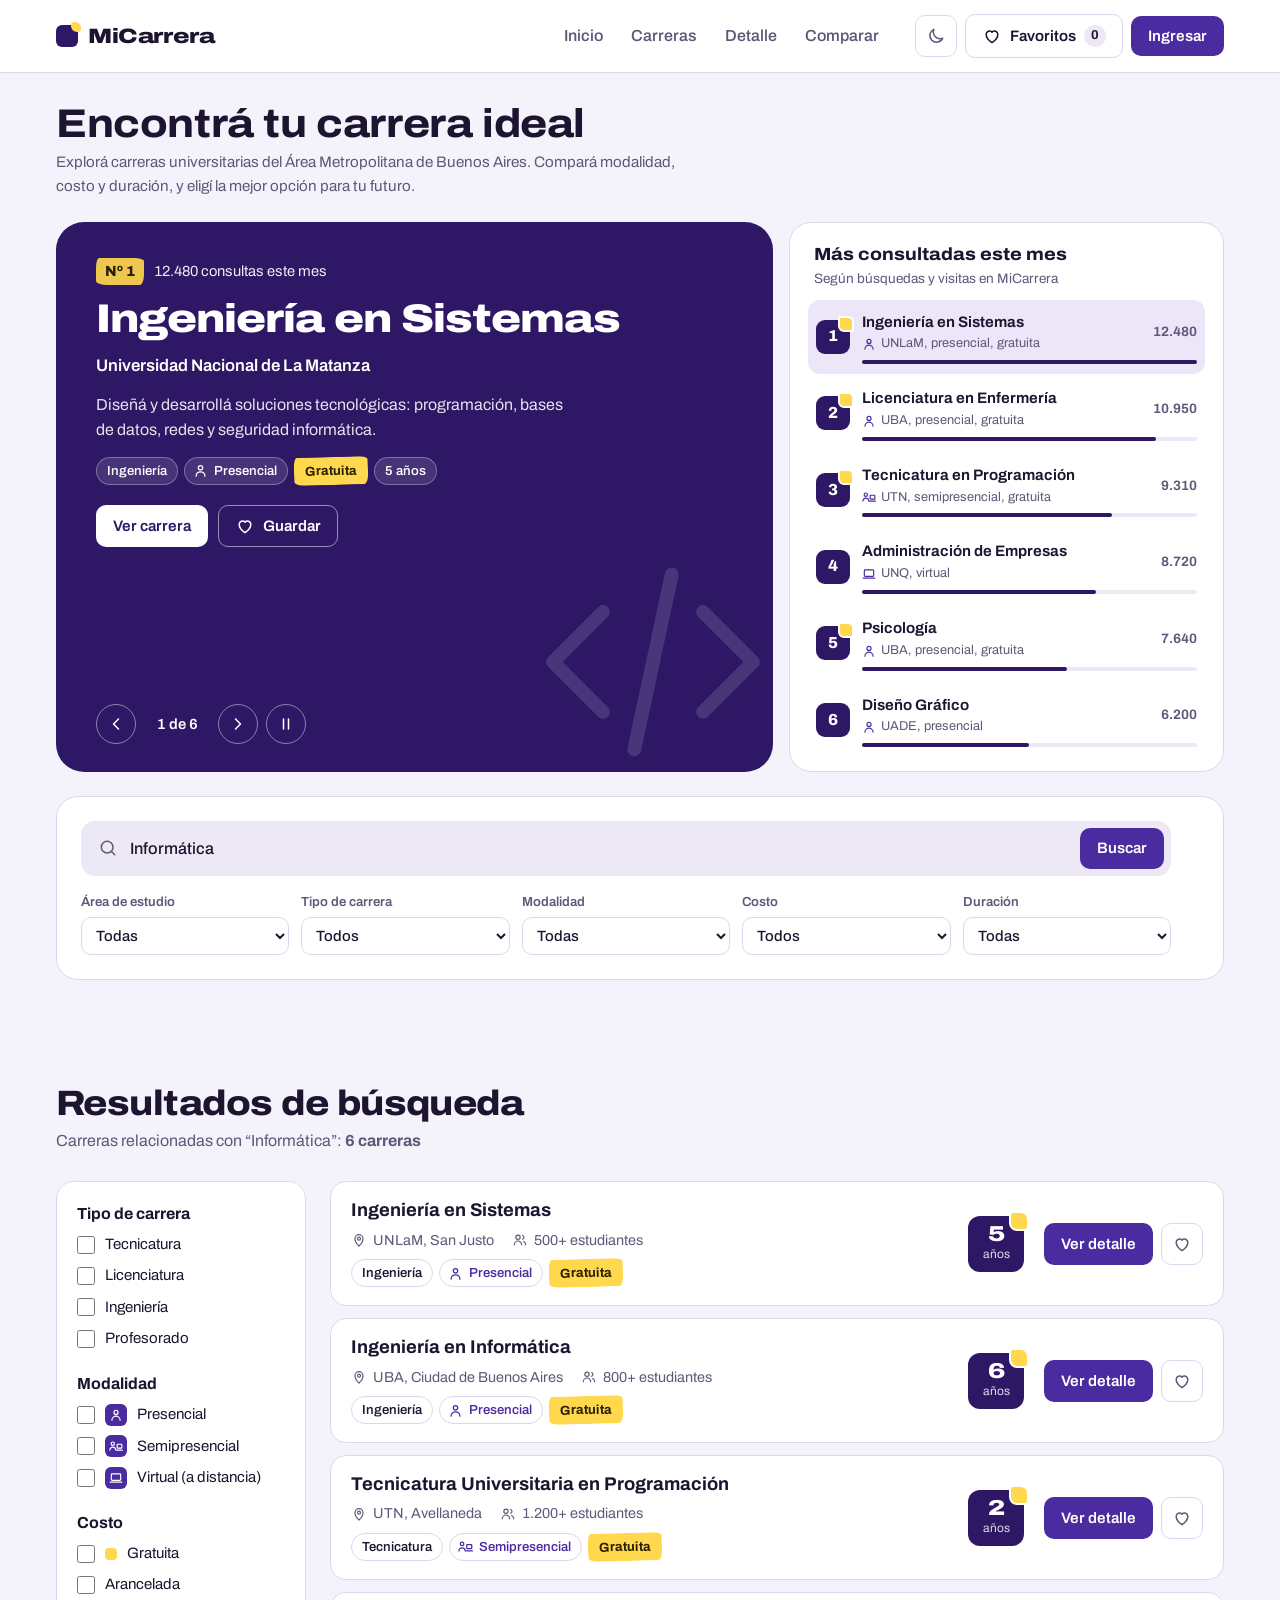
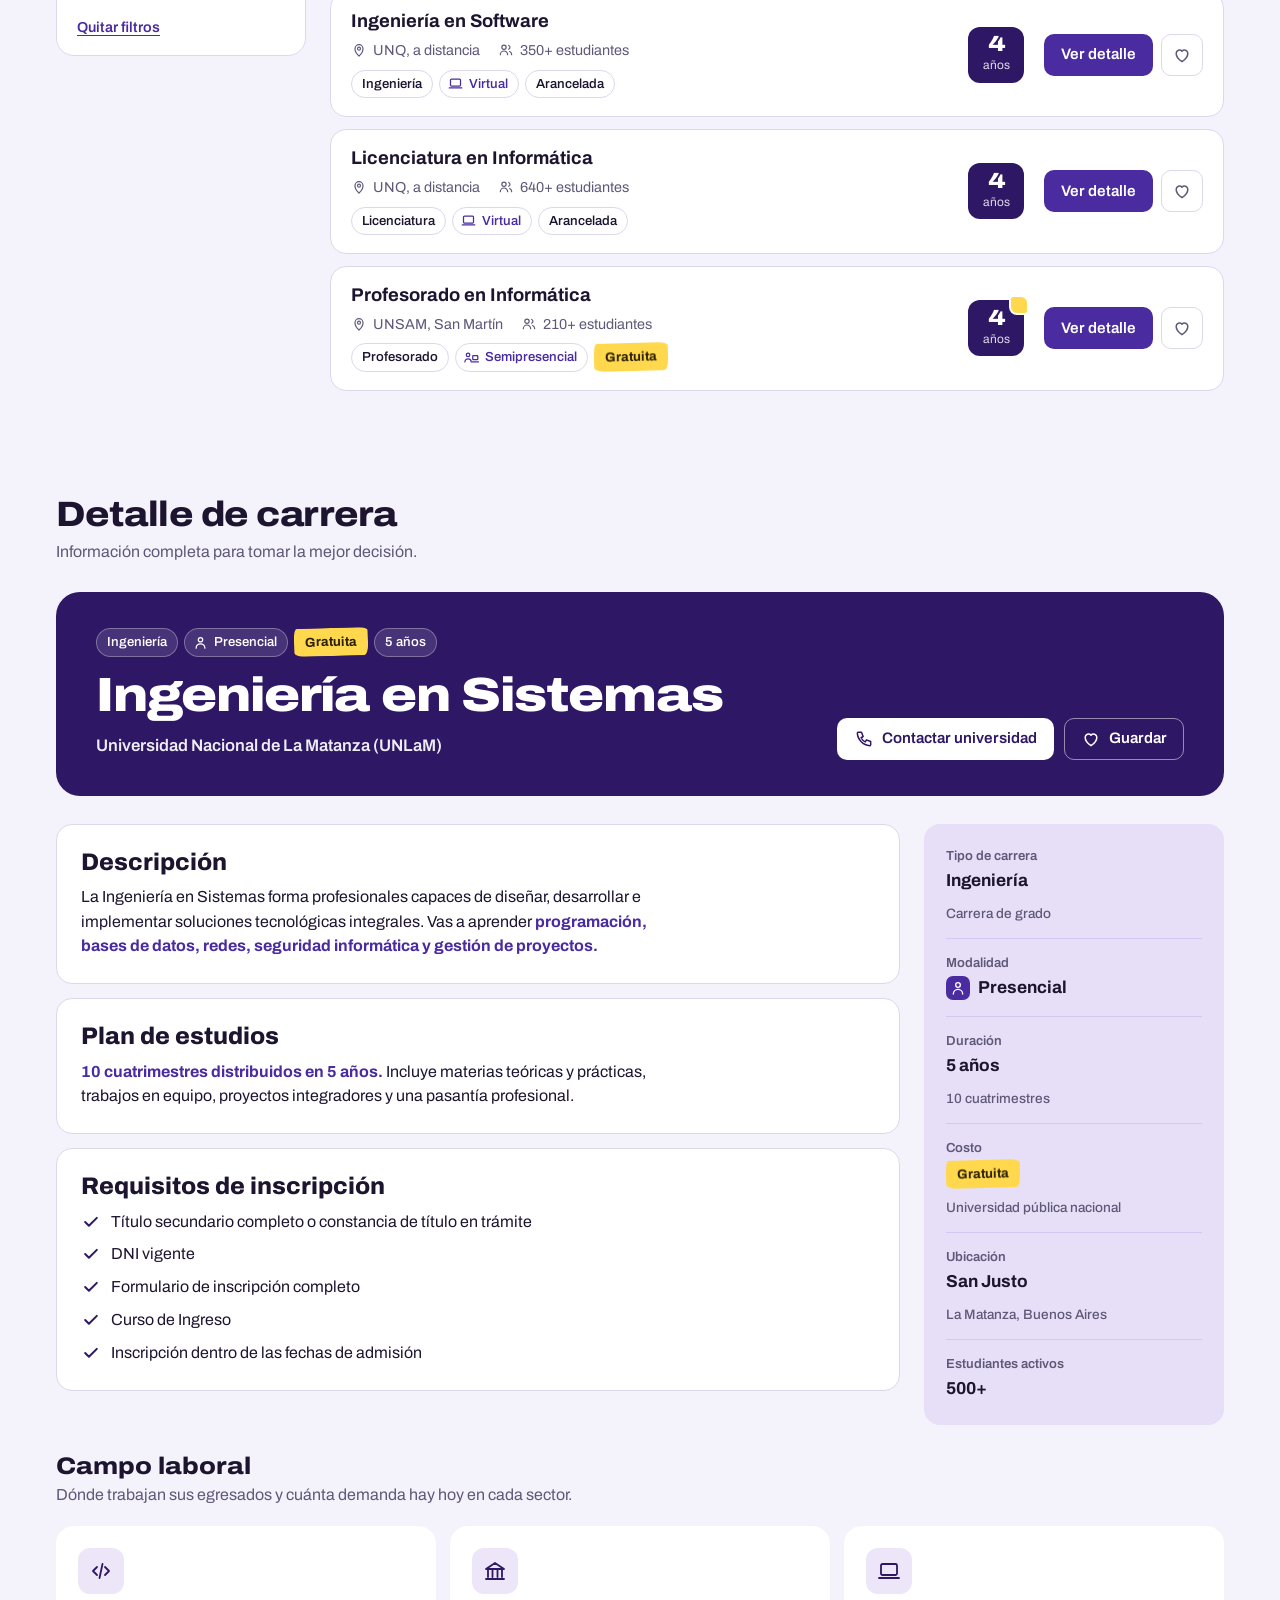
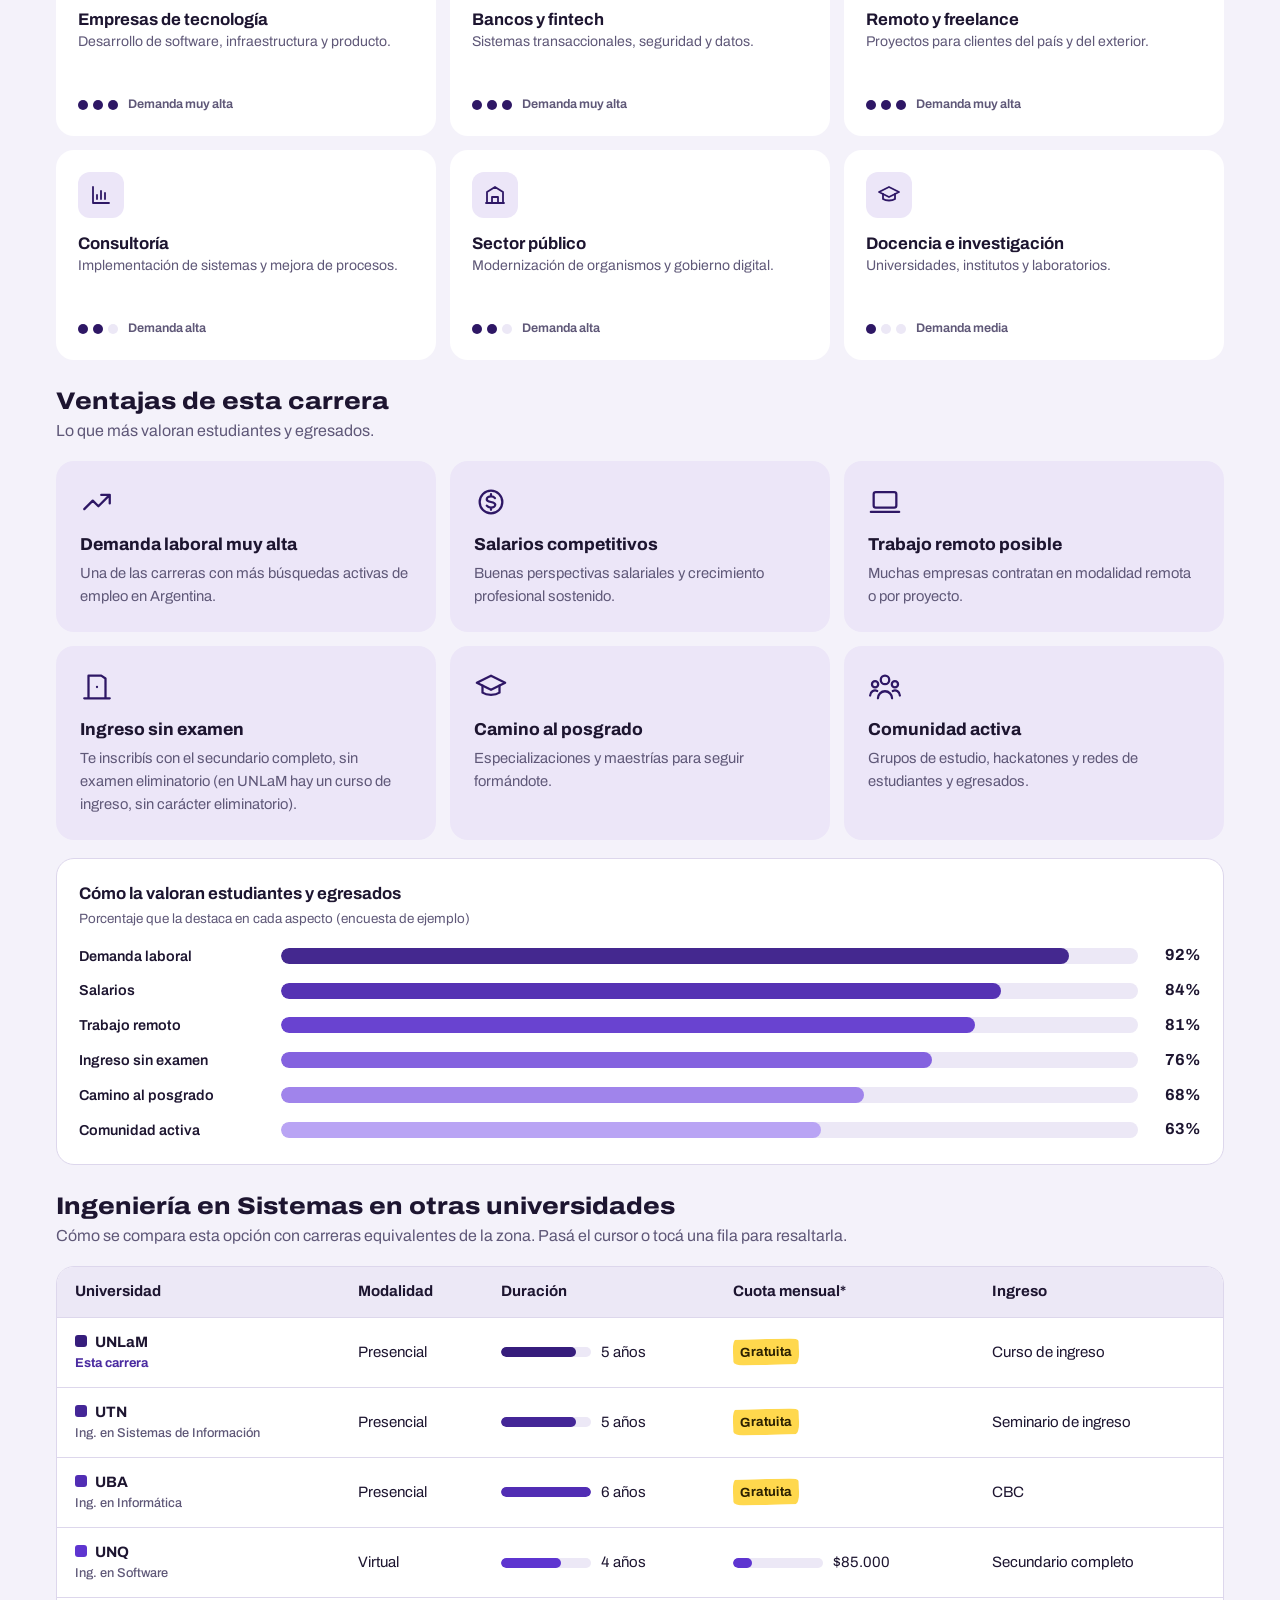
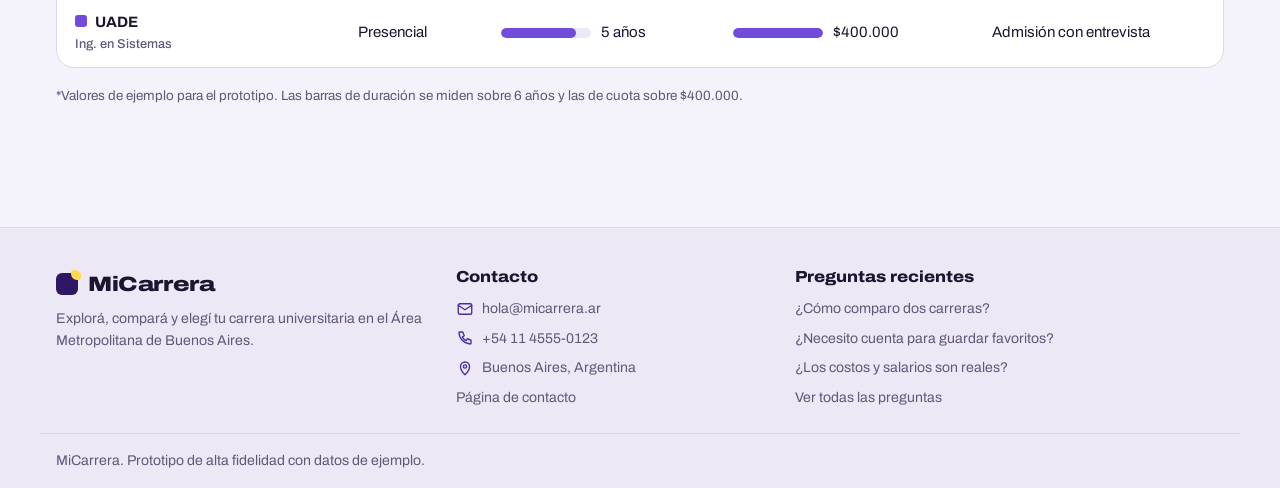
<file: index.html>
<!DOCTYPE html>
<html lang="es">
<head>
    <meta charset="UTF-8">
    <meta name="viewport" content="width=device-width, initial-scale=1.0, viewport-fit=cover">
    <title>MiCarrera - Inicio, resultados y detalle</title>
    <link rel="preconnect" href="https://fonts.googleapis.com">
    <link rel="preconnect" href="https://fonts.gstatic.com" crossorigin>
    <link rel="stylesheet" href="https://fonts.googleapis.com/css2?family=Archivo:wdth,wght@62..125,300..900&display=swap">
    <link rel="stylesheet" href="assets/css/micarrera.css">
    <script>try { const t = localStorage.getItem('micarrera-tema'); if (t) document.documentElement.dataset.theme = t; } catch (e) {}</script>
</head>
<body>
<svg width="0" height="0" style="position:absolute" aria-hidden="true">
  <symbol id="i-search" viewBox="0 0 24 24"><circle cx="11" cy="11" r="7"/><path d="m20 20-3.5-3.5"/></symbol>
  <symbol id="i-heart" viewBox="0 0 24 24"><path d="M12 20s-7-4.4-7-10a4 4 0 0 1 7-2.6A4 4 0 0 1 19 10c0 5.6-7 10-7 10z"/></symbol>
  <symbol id="i-left" viewBox="0 0 24 24"><path d="m15 6-6 6 6 6"/></symbol>
  <symbol id="i-right" viewBox="0 0 24 24"><path d="m9 6 6 6-6 6"/></symbol>
  <symbol id="i-pause" viewBox="0 0 24 24"><path d="M9 6v12M15 6v12"/></symbol>
  <symbol id="i-play" viewBox="0 0 24 24"><path d="M8 5.5v13l10.5-6.5z"/></symbol>
  <symbol id="i-pin" viewBox="0 0 24 24"><path d="M12 21s-6-5.5-6-11a6 6 0 0 1 12 0c0 5.5-6 11-6 11z"/><circle cx="12" cy="10" r="2.2"/></symbol>
  <symbol id="i-users" viewBox="0 0 24 24"><circle cx="9" cy="8" r="3.2"/><path d="M3.5 19a5.5 5.5 0 0 1 11 0M16 5.2a3 3 0 0 1 0 5.6M17.5 14.2a5.5 5.5 0 0 1 3 4.8"/></symbol>
  <symbol id="i-code" viewBox="0 0 24 24"><path d="m8 8-4 4 4 4M16 8l4 4-4 4M13.5 5l-3 14"/></symbol>
  <symbol id="i-plus" viewBox="0 0 24 24"><rect x="4" y="4" width="16" height="16" rx="4"/><path d="M12 8v8M8 12h8"/></symbol>
  <symbol id="i-laptop" viewBox="0 0 24 24"><rect x="4" y="5" width="16" height="11" rx="1.5"/><path d="M2 19h20"/></symbol>
  <symbol id="i-chart" viewBox="0 0 24 24"><path d="M4 4v16h16M8 16v-4M12 16V8M16 16v-6"/></symbol>
  <symbol id="i-mind" viewBox="0 0 24 24"><circle cx="12" cy="10" r="6"/><path d="M9 20h6M12 16v4M10 9a2 2 0 1 1 3 1.7c-.6.4-1 .8-1 1.3"/></symbol>
  <symbol id="i-pen" viewBox="0 0 24 24"><path d="M12 3l6 6-6 12-6-12 6-6z"/><circle cx="12" cy="11" r="1.8"/><path d="M12 13v8"/></symbol>
  <symbol id="i-bank" viewBox="0 0 24 24"><path d="M3 10h18L12 4 3 10zM5 10v8M9.5 10v8M14.5 10v8M19 10v8M3 20h18"/></symbol>
  <symbol id="i-gov" viewBox="0 0 24 24"><path d="M4 20V9l8-5 8 5v11M9 20v-6h6v6M3 20h18"/></symbol>
  <symbol id="i-cap" viewBox="0 0 24 24"><path d="m2 9 10-5 10 5-10 5L2 9z"/><path d="M6 11v5c3 2 9 2 12 0v-5"/></symbol>
  <symbol id="i-check" viewBox="0 0 24 24"><path d="m5 12 4.5 4.5L19 7"/></symbol>
  <symbol id="i-door" viewBox="0 0 24 24"><path d="M6 20V4h9l3 2v14M3 20h18M12 12h.01"/></symbol>
  <symbol id="i-trend" viewBox="0 0 24 24"><path d="M3 17l6-6 4 4 8-8M15 7h6v6"/></symbol>
  <symbol id="i-coin" viewBox="0 0 24 24"><circle cx="12" cy="12" r="8"/><path d="M14.8 9.3c-.6-.8-1.6-1.3-2.8-1.3-1.7 0-3 .9-3 2s1.3 1.7 3 2 3 .9 3 2-1.3 2-3 2c-1.3 0-2.4-.5-3-1.4M12 6.5V8M12 16v1.5"/></symbol>
  <symbol id="i-phone" viewBox="0 0 24 24"><path d="M5 4h4l2 5-2.5 1.5a11 11 0 0 0 5 5L15 13l5 2v4a1 1 0 0 1-1 1A16 16 0 0 1 4 5a1 1 0 0 1 1-1z"/></symbol>
  <symbol id="i-sun" viewBox="0 0 24 24"><circle cx="12" cy="12" r="4"/><path d="M12 2v2M12 20v2M4.9 4.9l1.4 1.4M17.7 17.7l1.4 1.4M2 12h2M20 12h2M4.9 19.1l1.4-1.4M17.7 6.3l1.4-1.4"/></symbol>
  <symbol id="i-moon" viewBox="0 0 24 24"><path d="M20 14.5A8 8 0 0 1 9.5 4a8 8 0 1 0 10.5 10.5z"/></symbol>
  <symbol id="i-x" viewBox="0 0 24 24"><path d="M6 6l12 12M18 6 6 18"/></symbol>
  <symbol id="i-team" viewBox="0 0 24 24"><circle cx="12" cy="7" r="3"/><circle cx="5" cy="10" r="2.2"/><circle cx="19" cy="10" r="2.2"/><path d="M7 20a5 5 0 0 1 10 0M1.5 18a3.5 3.5 0 0 1 5-3.2M22.5 18a3.5 3.5 0 0 0-5-3.2"/></symbol>
<symbol id="i-mail" viewBox="0 0 24 24"><rect x="3" y="5" width="18" height="14" rx="2"/><path d="m3 7 9 6 9-6"/></symbol>
  <symbol id="i-user" viewBox="0 0 24 24"><circle cx="12" cy="8" r="4"/><path d="M4 20a8 8 0 0 1 16 0"/></symbol>
</svg>

<header class="nav">
  <div class="wrap nav-in">
    <a class="logo" href="#inicio"><span class="logo-mark" aria-hidden="true"></span>MiCarrera</a>
    <nav aria-label="Principal">
      <a href="#inicio">Inicio</a>
      <a href="#resultados">Carreras</a>
      <a href="#detalle">Detalle</a>
      <a href="favoritos.html#comparar">Comparar</a>
    </nav>
    <div class="nav-actions">
      <button class="btn-icon" id="themeToggle" type="button" aria-label="Cambiar a modo oscuro"><svg class="i"><use href="#i-moon"/></svg></button>
      <a class="btn btn-ghost" data-profile href="perfil.html" hidden><svg class="i"><use href="#i-user"/></svg>Perfil</a>
      <a class="btn btn-ghost" href="favoritos.html#favoritos"><svg class="i"><use href="#i-heart"/></svg>Favoritos <span class="count" data-fav-count>0</span></a>
      <a class="btn btn-primary" data-auth href="login.html">Ingresar</a>
    </div>
  </div>
</header>

<main class="wrap">
  <!-- ============ HERO: carreras más consultadas ============ -->
  <section class="hero" id="inicio" aria-labelledby="h-hero">
    <div class="hero-head">
      <h1 id="h-hero">Encontrá tu carrera ideal</h1>
      <p>Explorá carreras universitarias del Área Metropolitana de Buenos Aires. Compará modalidad, costo y duración, y eligí la mejor opción para tu futuro.</p>
    </div>

    <div class="hero-grid" id="heroGrid">
      <article class="stage t-presencial" id="stage" aria-roledescription="carrusel" aria-label="Carreras más consultadas">
        <div class="stage-body" id="stageBody" aria-live="off"></div>
        <div class="stage-ctrl">
          <button class="ctrl" id="prev" type="button" aria-label="Carrera anterior"><svg class="i"><use href="#i-left"/></svg></button>
          <span class="stage-pos" id="pos">1 de 6</span>
          <button class="ctrl" id="next" type="button" aria-label="Carrera siguiente"><svg class="i"><use href="#i-right"/></svg></button>
          <button class="ctrl" id="pause" type="button" aria-label="Pausar rotación"><svg class="i"><use href="#i-pause"/></svg></button>
        </div>
      </article>

      <aside class="rank" aria-labelledby="h-rank">
        <h2 class="rank-title" id="h-rank">Más consultadas este mes</h2>
        <p class="rank-sub">Según búsquedas y visitas en MiCarrera</p>
        <ol class="rank-list" id="rankList"></ol>
      </aside>
    </div>

    <!-- búsqueda -->
    <div class="search">
      <form class="search-form" id="searchForm" role="search">
        <div class="search-box">
          <svg class="i"><use href="#i-search"/></svg>
          <label class="sr-only" for="q">Buscar carrera, área o universidad</label>
          <input id="q" type="search" placeholder="Buscar carrera, área de estudio o universidad" value="Informática">
          <button class="btn btn-primary" type="submit">Buscar</button>
        </div>
        <div class="filter-row">
          <div class="field"><label for="s-area">Área de estudio</label>
            <select id="s-area"><option>Todas</option><option>Ingeniería y tecnología</option><option>Salud</option><option>Ciencias económicas</option><option>Humanidades</option><option>Diseño</option></select></div>
          <div class="field"><label for="s-tipo">Tipo de carrera</label>
            <select id="s-tipo"><option>Todos</option><option>Tecnicatura</option><option>Licenciatura</option><option>Ingeniería</option><option>Profesorado</option></select></div>
          <div class="field"><label for="s-mod">Modalidad</label>
            <select id="s-mod"><option>Todas</option><option>Presencial</option><option>Semipresencial</option><option>Virtual (a distancia)</option><option>Asincrónica</option></select></div>
          <div class="field"><label for="s-cost">Costo</label>
            <select id="s-cost"><option>Todos</option><option>Gratuita</option><option>Arancelada</option></select></div>
          <div class="field"><label for="s-dur">Duración</label>
            <select id="s-dur"><option>Todas</option><option>Hasta 3 años</option><option>4 a 5 años</option><option>6 años o más</option></select></div>
        </div>
      </form>
    </div>
  </section>

  <!-- ============ RESULTADOS ============ -->
  <section class="sec" id="resultados" aria-labelledby="h-res">
    <header class="sec-head">
      <h2 id="h-res">Resultados de búsqueda</h2>
      <p>Carreras relacionadas con “<span id="qEcho">Informática</span>”: <strong id="resCount">6 carreras</strong></p>
    </header>

    <div class="results">
      <form class="filters" id="filters" aria-label="Filtrar resultados">
        <fieldset>
          <legend>Tipo de carrera</legend>
          <label class="check"><input type="checkbox" name="tipo" value="tecnicatura" id="f-tec">Tecnicatura</label>
          <label class="check"><input type="checkbox" name="tipo" value="licenciatura" id="f-lic">Licenciatura</label>
          <label class="check"><input type="checkbox" name="tipo" value="ingenieria" id="f-ing">Ingeniería</label>
          <label class="check"><input type="checkbox" name="tipo" value="profesorado" id="f-prof">Profesorado</label>
        </fieldset>
        <fieldset>
          <legend>Modalidad</legend>
          <label class="check t-presencial"><input type="checkbox" name="mod" value="presencial" id="f-pres"><span class="sw"></span>Presencial</label>
          <label class="check t-semi"><input type="checkbox" name="mod" value="semi" id="f-semi"><span class="sw"></span>Semipresencial</label>
          <label class="check t-virtual"><input type="checkbox" name="mod" value="virtual" id="f-virt"><span class="sw"></span>Virtual (a distancia)</label>
        </fieldset>
        <fieldset>
          <legend>Costo</legend>
          <label class="check"><input type="checkbox" name="cost" value="gratuita" id="f-grat"><span class="sw y"></span>Gratuita</label>
          <label class="check"><input type="checkbox" name="cost" value="arancelada" id="f-aran">Arancelada</label>
        </fieldset>
        <button class="btn-text" type="reset">Quitar filtros</button>
      </form>

      <div class="res-list" id="resList">
        <article class="res t-presencial" data-tipo="ingenieria" data-mod="presencial" data-cost="gratuita">
          <div class="ficha free"><b>5</b><span>años</span></div>
          <div class="res-main">
            <h3>Ingeniería en Sistemas</h3>
            <ul class="meta"><li><svg class="i"><use href="#i-pin"/></svg>UNLaM, San Justo</li><li><svg class="i"><use href="#i-users"/></svg>500+ estudiantes</li></ul>
            <div class="chips"><span class="chip">Ingeniería</span><span class="chip mod">Presencial</span><span class="chip gratis">Gratuita</span></div>
          </div>
          <div class="res-act"><a class="btn btn-primary" href="#detalle">Ver detalle</a><button class="btn-icon fav-toggle" type="button" aria-pressed="false" data-fav="Ingeniería en Sistemas" aria-label="Guardar Ingeniería en Sistemas en favoritos"><svg class="i"><use href="#i-heart"/></svg></button></div>
        </article>

        <article class="res t-presencial" data-tipo="ingenieria" data-mod="presencial" data-cost="gratuita">
          <div class="ficha free"><b>6</b><span>años</span></div>
          <div class="res-main">
            <h3>Ingeniería en Informática</h3>
            <ul class="meta"><li><svg class="i"><use href="#i-pin"/></svg>UBA, Ciudad de Buenos Aires</li><li><svg class="i"><use href="#i-users"/></svg>800+ estudiantes</li></ul>
            <div class="chips"><span class="chip">Ingeniería</span><span class="chip mod">Presencial</span><span class="chip gratis">Gratuita</span></div>
          </div>
          <div class="res-act"><a class="btn btn-primary" href="#detalle">Ver detalle</a><button class="btn-icon fav-toggle" type="button" aria-pressed="false" data-fav="Ingeniería en Informática" aria-label="Guardar Ingeniería en Informática en favoritos"><svg class="i"><use href="#i-heart"/></svg></button></div>
        </article>

        <article class="res t-semi" data-tipo="tecnicatura" data-mod="semi" data-cost="gratuita">
          <div class="ficha free"><b>2</b><span>años</span></div>
          <div class="res-main">
            <h3>Tecnicatura Universitaria en Programación</h3>
            <ul class="meta"><li><svg class="i"><use href="#i-pin"/></svg>UTN, Avellaneda</li><li><svg class="i"><use href="#i-users"/></svg>1.200+ estudiantes</li></ul>
            <div class="chips"><span class="chip">Tecnicatura</span><span class="chip mod">Semipresencial</span><span class="chip gratis">Gratuita</span></div>
          </div>
          <div class="res-act"><a class="btn btn-primary" href="#detalle">Ver detalle</a><button class="btn-icon fav-toggle" type="button" aria-pressed="false" data-fav="Tecnicatura en Programación" aria-label="Guardar Tecnicatura Universitaria en Programación en favoritos"><svg class="i"><use href="#i-heart"/></svg></button></div>
        </article>

        <article class="res t-virtual" data-tipo="ingenieria" data-mod="virtual" data-cost="arancelada">
          <div class="ficha"><b>4</b><span>años</span></div>
          <div class="res-main">
            <h3>Ingeniería en Software</h3>
            <ul class="meta"><li><svg class="i"><use href="#i-pin"/></svg>UNQ, a distancia</li><li><svg class="i"><use href="#i-users"/></svg>350+ estudiantes</li></ul>
            <div class="chips"><span class="chip">Ingeniería</span><span class="chip mod">Virtual</span><span class="chip">Arancelada</span></div>
          </div>
          <div class="res-act"><a class="btn btn-primary" href="#detalle">Ver detalle</a><button class="btn-icon fav-toggle" type="button" aria-pressed="false" data-fav="Ingeniería en Software" aria-label="Guardar Ingeniería en Software en favoritos"><svg class="i"><use href="#i-heart"/></svg></button></div>
        </article>

        <article class="res t-virtual" data-tipo="licenciatura" data-mod="virtual" data-cost="arancelada">
          <div class="ficha"><b>4</b><span>años</span></div>
          <div class="res-main">
            <h3>Licenciatura en Informática</h3>
            <ul class="meta"><li><svg class="i"><use href="#i-pin"/></svg>UNQ, a distancia</li><li><svg class="i"><use href="#i-users"/></svg>640+ estudiantes</li></ul>
            <div class="chips"><span class="chip">Licenciatura</span><span class="chip mod">Virtual</span><span class="chip">Arancelada</span></div>
          </div>
          <div class="res-act"><a class="btn btn-primary" href="#detalle">Ver detalle</a><button class="btn-icon fav-toggle" type="button" aria-pressed="false" data-fav="Licenciatura en Informática" aria-label="Guardar Licenciatura en Informática en favoritos"><svg class="i"><use href="#i-heart"/></svg></button></div>
        </article>

        <article class="res t-semi" data-tipo="profesorado" data-mod="semi" data-cost="gratuita">
          <div class="ficha free"><b>4</b><span>años</span></div>
          <div class="res-main">
            <h3>Profesorado en Informática</h3>
            <ul class="meta"><li><svg class="i"><use href="#i-pin"/></svg>UNSAM, San Martín</li><li><svg class="i"><use href="#i-users"/></svg>210+ estudiantes</li></ul>
            <div class="chips"><span class="chip">Profesorado</span><span class="chip mod">Semipresencial</span><span class="chip gratis">Gratuita</span></div>
          </div>
          <div class="res-act"><a class="btn btn-primary" href="#detalle">Ver detalle</a><button class="btn-icon fav-toggle" type="button" aria-pressed="false" data-fav="Profesorado en Informática" aria-label="Guardar Profesorado en Informática en favoritos"><svg class="i"><use href="#i-heart"/></svg></button></div>
        </article>

        <div class="empty" id="resEmpty" hidden>
          <b>Ninguna carrera cumple todos los filtros.</b>
          <p>Probá con otra modalidad o quitá algún filtro para ver más opciones.</p>
          <button class="btn btn-ghost" type="button" id="clearFilters">Quitar filtros</button>
        </div>
      </div>
    </div>
  </section>

  <!-- ============ DETALLE ============ -->
  <section class="sec" id="detalle" aria-labelledby="h-det">
    <header class="sec-head">
      <h2 id="h-det">Detalle de carrera</h2>
      <p>Información completa para tomar la mejor decisión.</p>
    </header>

    <div class="detail-hero t-presencial">
      <div>
        <div class="chips on-tone"><span class="chip">Ingeniería</span><span class="chip mod">Presencial</span><span class="chip gratis">Gratuita</span><span class="chip">5 años</span></div>
        <h3 class="detail-name">Ingeniería en Sistemas</h3>
        <p>Universidad Nacional de La Matanza (UNLaM)</p>
      </div>
      <div class="stage-act">
        <button class="btn btn-light" type="button"><svg class="i"><use href="#i-phone"/></svg>Contactar universidad</button>
        <button class="btn btn-line-light fav-toggle" type="button" aria-pressed="false" data-fav="Ingeniería en Sistemas"><svg class="i"><use href="#i-heart"/></svg><span class="fav-label">Guardar</span></button>
      </div>
    </div>

    <div class="detail-grid">
      <div class="detail-main">
        <section class="block">
          <h4>Descripción</h4>
          <p>La Ingeniería en Sistemas forma profesionales capaces de diseñar, desarrollar e implementar soluciones tecnológicas integrales. Vas a aprender <b>programación, bases de datos, redes, seguridad informática y gestión de proyectos.</b></p> 
        </section>
        <section class="block">
          <h4>Plan de estudios</h4>
          <p><b>10 cuatrimestres distribuidos en 5 años.</b> Incluye materias teóricas y prácticas, trabajos en equipo, proyectos integradores y una pasantía profesional.</p>
        </section>
        <section class="block">
          <h4>Requisitos de inscripción</h4>
          <ul class="checks">
            <li><svg class="i"><use href="#i-check"/></svg>Título secundario completo o constancia de título en trámite</li>
            <li><svg class="i"><use href="#i-check"/></svg>DNI vigente</li>
            <li><svg class="i"><use href="#i-check"/></svg>Formulario de inscripción completo</li>
            <li><svg class="i"><use href="#i-check"/></svg>Curso de Ingreso</li>
            <li><svg class="i"><use href="#i-check"/></svg>Inscripción dentro de las fechas de admisión</li>
          </ul>
        </section>
      </div>

      <dl class="facts t-presencial">
        <div><dt>Tipo de carrera</dt><dd>Ingeniería <small>Carrera de grado</small></dd></div>
        <div><dt>Modalidad</dt><dd><span class="sw"></span>Presencial</dd></div>
        <div><dt>Duración</dt><dd>5 años <small>10 cuatrimestres</small></dd></div>
        <div><dt>Costo</dt><dd><span class="chip gratis">Gratuita</span><small>Universidad pública nacional</small></dd></div>
        <div><dt>Ubicación</dt><dd>San Justo <small>La Matanza, Buenos Aires</small></dd></div>
        <div><dt>Estudiantes activos</dt><dd>500+</dd></div>
      </dl>
    </div>

    <section class="wide t-presencial" aria-labelledby="h-jobs">
      <div class="wide-head">
        <h3 id="h-jobs">Campo laboral</h3>
        <p>Dónde trabajan sus egresados y cuánta demanda hay hoy en cada sector.</p>
      </div>
      <ul class="jobs">
        <li class="job"><span class="job-ico"><svg class="i"><use href="#i-code"/></svg></span><div><h4>Empresas de tecnología</h4><p>Desarrollo de software, infraestructura y producto.</p></div>
          <div class="meter"><span class="meter-bars"><i class="on"></i><i class="on"></i><i class="on"></i></span><span>Demanda muy alta</span></div></li>
        <li class="job"><span class="job-ico"><svg class="i"><use href="#i-bank"/></svg></span><div><h4>Bancos y fintech</h4><p>Sistemas transaccionales, seguridad y datos.</p></div>
          <div class="meter"><span class="meter-bars"><i class="on"></i><i class="on"></i><i class="on"></i></span><span>Demanda muy alta</span></div></li>
        <li class="job"><span class="job-ico"><svg class="i"><use href="#i-laptop"/></svg></span><div><h4>Remoto y freelance</h4><p>Proyectos para clientes del país y del exterior.</p></div>
          <div class="meter"><span class="meter-bars"><i class="on"></i><i class="on"></i><i class="on"></i></span><span>Demanda muy alta</span></div></li>
        <li class="job"><span class="job-ico"><svg class="i"><use href="#i-chart"/></svg></span><div><h4>Consultoría</h4><p>Implementación de sistemas y mejora de procesos.</p></div>
          <div class="meter"><span class="meter-bars"><i class="on"></i><i class="on"></i><i></i></span><span>Demanda alta</span></div></li>
        <li class="job"><span class="job-ico"><svg class="i"><use href="#i-gov"/></svg></span><div><h4>Sector público</h4><p>Modernización de organismos y gobierno digital.</p></div>
          <div class="meter"><span class="meter-bars"><i class="on"></i><i class="on"></i><i></i></span><span>Demanda alta</span></div></li>
        <li class="job"><span class="job-ico"><svg class="i"><use href="#i-cap"/></svg></span><div><h4>Docencia e investigación</h4><p>Universidades, institutos y laboratorios.</p></div>
          <div class="meter"><span class="meter-bars"><i class="on"></i><i></i><i></i></span><span>Demanda media</span></div></li>
      </ul>
    </section>

    <section class="wide t-presencial" aria-labelledby="h-perks">
      <div class="wide-head">
        <h3 id="h-perks">Ventajas de esta carrera</h3>
        <p>Lo que más valoran estudiantes y egresados.</p>
      </div>
      <ul class="perks">
        <li class="perk"><svg class="i"><use href="#i-trend"/></svg><h4>Demanda laboral muy alta</h4><p>Una de las carreras con más búsquedas activas de empleo en Argentina.</p></li>
        <li class="perk"><svg class="i"><use href="#i-coin"/></svg><h4>Salarios competitivos</h4><p>Buenas perspectivas salariales y crecimiento profesional sostenido.</p></li>
        <li class="perk"><svg class="i"><use href="#i-laptop"/></svg><h4>Trabajo remoto posible</h4><p>Muchas empresas contratan en modalidad remota o por proyecto.</p></li>
        <li class="perk"><svg class="i"><use href="#i-door"/></svg><h4>Ingreso sin examen</h4><p>Te inscribís con el secundario completo, sin examen eliminatorio (en UNLaM hay un curso de ingreso, sin carácter eliminatorio).</p></li>
        <li class="perk"><svg class="i"><use href="#i-cap"/></svg><h4>Camino al posgrado</h4><p>Especializaciones y maestrías para seguir formándote.</p></li>
        <li class="perk"><svg class="i"><use href="#i-team"/></svg><h4>Comunidad activa</h4><p>Grupos de estudio, hackatones y redes de estudiantes y egresados.</p></li>
      </ul>

      <figure class="vchart" aria-labelledby="h-vchart">
        <figcaption>
          <b id="h-vchart">Cómo la valoran estudiantes y egresados</b>
          <span>Porcentaje que la destaca en cada aspecto (encuesta de ejemplo)</span>
        </figcaption>
        <ul class="hbars">
          <li style="--c:hsl(256 56% 36%);--v:92%"><span class="hb-l">Demanda laboral</span><span class="hb-t"><i></i></span><b>92%</b></li>
          <li style="--c:hsl(256 56% 45%);--v:84%"><span class="hb-l">Salarios</span><span class="hb-t"><i></i></span><b>84%</b></li>
          <li style="--c:hsl(256 60% 54%);--v:81%"><span class="hb-l">Trabajo remoto</span><span class="hb-t"><i></i></span><b>81%</b></li>
          <li style="--c:hsl(256 66% 63%);--v:76%"><span class="hb-l">Ingreso sin examen</span><span class="hb-t"><i></i></span><b>76%</b></li>
          <li style="--c:hsl(256 72% 72%);--v:68%"><span class="hb-l">Camino al posgrado</span><span class="hb-t"><i></i></span><b>68%</b></li>
          <li style="--c:hsl(256 78% 80%);--v:63%"><span class="hb-l">Comunidad activa</span><span class="hb-t"><i></i></span><b>63%</b></li>
        </ul>
      </figure>
    </section>

    <section class="wide t-presencial" aria-labelledby="h-unis">
      <div class="wide-head">
        <h3 id="h-unis">Ingeniería en Sistemas en otras universidades</h3>
        <p>Cómo se compara esta opción con carreras equivalentes de la zona. Pasá el cursor o tocá una fila para resaltarla.</p>
      </div>
      <div class="unis" id="unis">
        <div class="table-scroll">
          <table class="uni-table">
            <thead><tr><th scope="col">Universidad</th><th scope="col">Modalidad</th><th scope="col">Duración</th><th scope="col">Cuota mensual*</th><th scope="col">Ingreso</th></tr></thead>
            <tbody>
              <tr class="is-current" tabindex="0" style="--c:var(--p1)"><th scope="row"><span class="sw"></span>UNLaM <small>Esta carrera</small></th><td data-label="Modalidad">Presencial</td>
                <td data-label="Duración"><span class="ub"><span class="ub-t"><i style="--v:83%"></i></span>5 años</span></td>
                <td data-label="Cuota mensual*"><span class="ub free"><span class="chip gratis">Gratuita</span></span></td><td data-label="Ingreso">Curso de ingreso</td></tr>
              <tr tabindex="0" style="--c:var(--p2)"><th scope="row"><span class="sw"></span>UTN <small>Ing. en Sistemas de Información</small></th><td data-label="Modalidad">Presencial</td>
                <td data-label="Duración"><span class="ub"><span class="ub-t"><i style="--v:83%"></i></span>5 años</span></td>
                <td data-label="Cuota mensual*"><span class="ub free"><span class="chip gratis">Gratuita</span></span></td><td data-label="Ingreso">Seminario de ingreso</td></tr>
              <tr tabindex="0" style="--c:var(--p3)"><th scope="row"><span class="sw"></span>UBA <small>Ing. en Informática</small></th><td data-label="Modalidad">Presencial</td>
                <td data-label="Duración"><span class="ub"><span class="ub-t"><i style="--v:100%"></i></span>6 años</span></td>
                <td data-label="Cuota mensual*"><span class="ub free"><span class="chip gratis">Gratuita</span></span></td><td data-label="Ingreso">CBC</td></tr>
              <tr tabindex="0" style="--c:var(--p4)"><th scope="row"><span class="sw"></span>UNQ <small>Ing. en Software</small></th><td data-label="Modalidad">Virtual</td>
                <td data-label="Duración"><span class="ub"><span class="ub-t"><i style="--v:67%"></i></span>4 años</span></td>
                <td data-label="Cuota mensual*"><span class="ub"><span class="ub-t"><i style="--v:21%"></i></span>$85.000</span></td><td data-label="Ingreso">Secundario completo</td></tr>
              <tr tabindex="0" style="--c:var(--p5)"><th scope="row"><span class="sw"></span>UADE <small>Ing. en Sistemas</small></th><td data-label="Modalidad">Presencial</td>
                <td data-label="Duración"><span class="ub"><span class="ub-t"><i style="--v:83%"></i></span>5 años</span></td>
                <td data-label="Cuota mensual*"><span class="ub"><span class="ub-t"><i style="--v:100%"></i></span>$400.000</span></td><td data-label="Ingreso">Admisión con entrevista</td></tr>
            </tbody>
          </table>
        </div>
      </div>
      <p class="note">*Valores de ejemplo para el prototipo. Las barras de duración se miden sobre 6 años y las de cuota sobre $400.000.</p>
    </section>
  </section>
</main>

<footer class="site-foot">
  <div class="wrap foot-grid">
    <div>
      <a class="logo" href="index.html#inicio"><span class="logo-mark" aria-hidden="true"></span>MiCarrera</a>
      <p>Explorá, compará y elegí tu carrera universitaria en el Área Metropolitana de Buenos Aires.</p>
    </div>
    <div>
      <h3>Contacto</h3>
      <ul>
        <li class="foot-ic"><svg class="i" aria-hidden="true"><use href="#i-mail"/></svg><a href="mailto:hola@micarrera.ar">hola@micarrera.ar</a></li>
        <li class="foot-ic"><svg class="i" aria-hidden="true"><use href="#i-phone"/></svg><a href="tel:+541145550123">+54 11 4555-0123</a></li>
        <li class="foot-ic"><svg class="i" aria-hidden="true"><use href="#i-pin"/></svg>Buenos Aires, Argentina</li>
        <li><a href="contacto.html">Página de contacto</a></li>
      </ul>
    </div>
    <div>
      <h3>Preguntas recientes</h3>
      <ul>
        <li><a href="preguntas.html#p1">¿Cómo comparo dos carreras?</a></li>
        <li><a href="preguntas.html#p2">¿Necesito cuenta para guardar favoritos?</a></li>
        <li><a href="preguntas.html#p3">¿Los costos y salarios son reales?</a></li>
        <li><a href="preguntas.html">Ver todas las preguntas</a></li>
      </ul>
    </div>
  </div>
  <div class="wrap foot-legal">MiCarrera. Prototipo de alta fidelidad con datos de ejemplo.</div>
</footer>

<script src="assets/js/auth.js"></script>
<script src="assets/js/micarrera.js"></script>
<script>
  // en la tabla de universidades, la fila tocada o enfocada queda resaltada
  document.querySelectorAll('#unis tbody tr').forEach(tr => {
    const mark = () => {
      const on = !tr.classList.contains('is-picked');
      tr.parentNode.querySelectorAll('.is-picked').forEach(r => r.classList.remove('is-picked'));
      tr.classList.toggle('is-picked', on);
    };
    tr.addEventListener('click', mark);
    tr.addEventListener('keydown', e => { if (e.key === 'Enter' || e.key === ' ') { e.preventDefault(); mark(); } });
  });
</script>
</body>
</html>
</file>
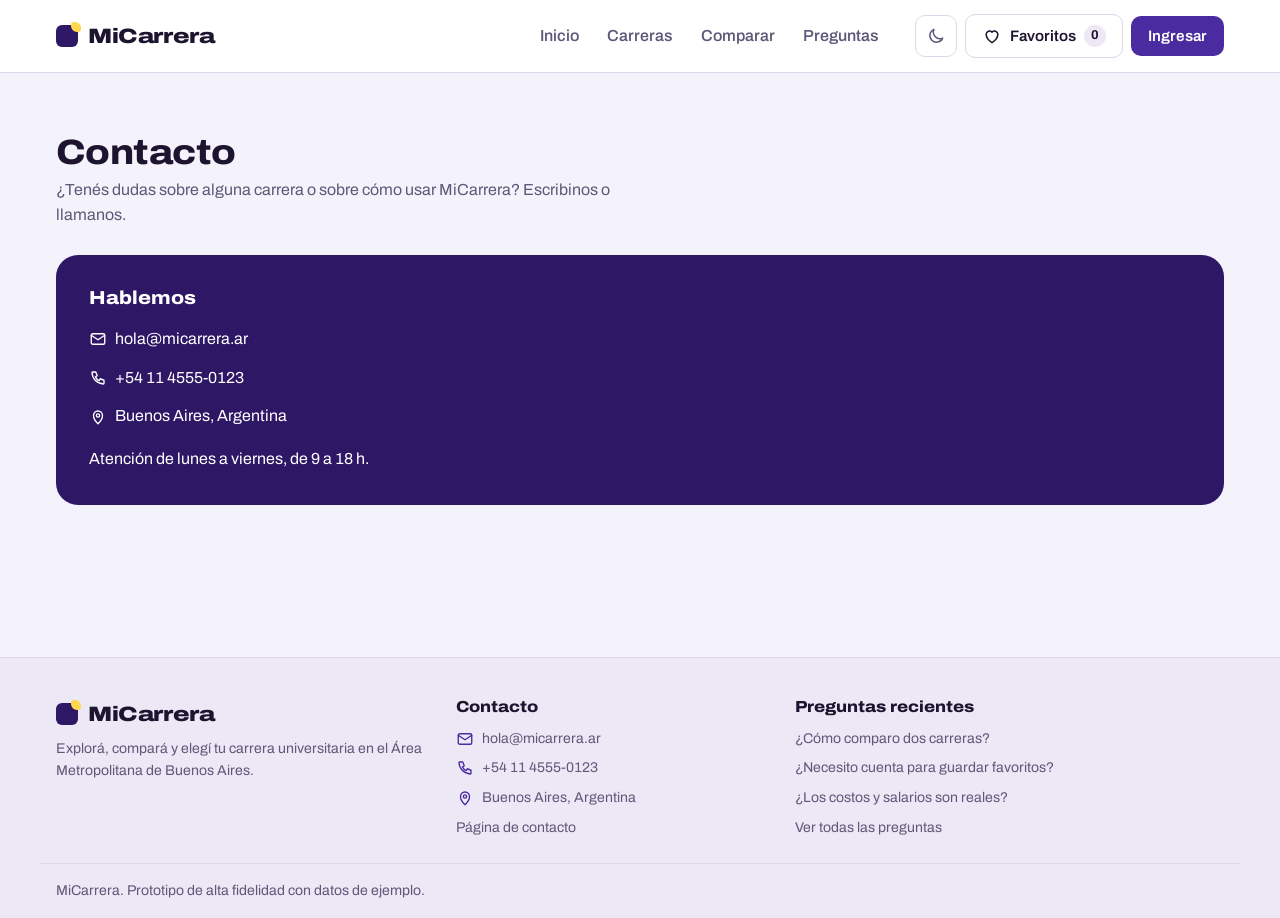
<file: contacto.html>
<!DOCTYPE html>
<html lang="es">
<head>
    <meta charset="UTF-8">
    <meta name="viewport" content="width=device-width, initial-scale=1.0, viewport-fit=cover">
    <title>MiCarrera - Contacto</title>
    <link rel="preconnect" href="https://fonts.googleapis.com">
    <link rel="preconnect" href="https://fonts.gstatic.com" crossorigin>
    <link rel="stylesheet" href="https://fonts.googleapis.com/css2?family=Archivo:wdth,wght@62..125,300..900&display=swap">
    <link rel="stylesheet" href="assets/css/micarrera.css">
    <script>try { const t = localStorage.getItem('micarrera-tema'); if (t) document.documentElement.dataset.theme = t; } catch (e) {}</script>
</head>
<body>
<svg width="0" height="0" style="position:absolute" aria-hidden="true">
  <symbol id="i-heart" viewBox="0 0 24 24"><path d="M12 20s-7-4.4-7-10a4 4 0 0 1 7-2.6A4 4 0 0 1 19 10c0 5.6-7 10-7 10z"/></symbol>
  <symbol id="i-pin" viewBox="0 0 24 24"><path d="M12 21s-6-5.5-6-11a6 6 0 0 1 12 0c0 5.5-6 11-6 11z"/><circle cx="12" cy="10" r="2.2"/></symbol>
  <symbol id="i-check" viewBox="0 0 24 24"><path d="m5 12 4.5 4.5L19 7"/></symbol>
  <symbol id="i-phone" viewBox="0 0 24 24"><path d="M5 4h4l2 5-2.5 1.5a11 11 0 0 0 5 5L15 13l5 2v4a1 1 0 0 1-1 1A16 16 0 0 1 4 5a1 1 0 0 1 1-1z"/></symbol>
  <symbol id="i-sun" viewBox="0 0 24 24"><circle cx="12" cy="12" r="4"/><path d="M12 2v2M12 20v2M4.9 4.9l1.4 1.4M17.7 17.7l1.4 1.4M2 12h2M20 12h2M4.9 19.1l1.4-1.4M17.7 6.3l1.4-1.4"/></symbol>
  <symbol id="i-moon" viewBox="0 0 24 24"><path d="M20 14.5A8 8 0 0 1 9.5 4a8 8 0 1 0 10.5 10.5z"/></symbol>
  <symbol id="i-x" viewBox="0 0 24 24"><path d="M6 6l12 12M18 6 6 18"/></symbol>
  <symbol id="i-mail" viewBox="0 0 24 24"><rect x="3" y="5" width="18" height="14" rx="2"/><path d="m3 7 9 6 9-6"/></symbol>
  <symbol id="i-user" viewBox="0 0 24 24"><circle cx="12" cy="8" r="4"/><path d="M4 20a8 8 0 0 1 16 0"/></symbol>
</svg>

<header class="nav">
  <div class="wrap nav-in">
    <a class="logo" href="index.html#inicio"><span class="logo-mark" aria-hidden="true"></span>MiCarrera</a>
    <nav aria-label="Principal">
      <a href="index.html#inicio">Inicio</a>
      <a href="index.html#resultados">Carreras</a>
      <a href="favoritos.html#comparar">Comparar</a>
      <a href="preguntas.html">Preguntas</a>
    </nav>
    <div class="nav-actions">
      <button class="btn-icon" id="themeToggle" type="button" aria-label="Cambiar a modo oscuro"><svg class="i"><use href="#i-moon"/></svg></button>
      <a class="btn btn-ghost" data-profile href="perfil.html" hidden><svg class="i"><use href="#i-user"/></svg>Perfil</a>
      <a class="btn btn-ghost" href="favoritos.html#favoritos"><svg class="i"><use href="#i-heart"/></svg>Favoritos <span class="count" data-fav-count>0</span></a>
      <a class="btn btn-primary" data-auth href="login.html">Ingresar</a>
    </div>
  </div>
</header>

<main class="wrap">
  <section class="sec info" aria-labelledby="h-contacto">
    <header class="sec-head">
      <h2 id="h-contacto">Contacto</h2>
      <p>¿Tenés dudas sobre alguna carrera o sobre cómo usar MiCarrera? Escribinos o llamanos.</p>
    </header>

    <div class="info-grid contact-one">
      <aside class="panel tone" aria-label="Datos de contacto">
        <h3>Hablemos</h3>
        <ul>
          <li class="foot-ic"><svg class="i" aria-hidden="true"><use href="#i-mail"/></svg>hola@micarrera.ar</li>
          <li class="foot-ic"><svg class="i" aria-hidden="true"><use href="#i-phone"/></svg>+54 11 4555-0123</li>
          <li class="foot-ic"><svg class="i" aria-hidden="true"><use href="#i-pin"/></svg>Buenos Aires, Argentina</li>
        </ul>
        <p>Atención de lunes a viernes, de 9 a 18 h.</p>
      </aside>
    </div>
  </section>
</main>

<footer class="site-foot">
  <div class="wrap foot-grid">
    <div>
      <a class="logo" href="index.html#inicio"><span class="logo-mark" aria-hidden="true"></span>MiCarrera</a>
      <p>Explorá, compará y elegí tu carrera universitaria en el Área Metropolitana de Buenos Aires.</p>
    </div>
    <div>
      <h3>Contacto</h3>
      <ul>
        <li class="foot-ic"><svg class="i" aria-hidden="true"><use href="#i-mail"/></svg><a href="mailto:hola@micarrera.ar">hola@micarrera.ar</a></li>
        <li class="foot-ic"><svg class="i" aria-hidden="true"><use href="#i-phone"/></svg><a href="tel:+541145550123">+54 11 4555-0123</a></li>
        <li class="foot-ic"><svg class="i" aria-hidden="true"><use href="#i-pin"/></svg>Buenos Aires, Argentina</li>
        <li><a href="contacto.html">Página de contacto</a></li>
      </ul>
    </div>
    <div>
      <h3>Preguntas recientes</h3>
      <ul>
        <li><a href="preguntas.html#p1">¿Cómo comparo dos carreras?</a></li>
        <li><a href="preguntas.html#p2">¿Necesito cuenta para guardar favoritos?</a></li>
        <li><a href="preguntas.html#p3">¿Los costos y salarios son reales?</a></li>
        <li><a href="preguntas.html">Ver todas las preguntas</a></li>
      </ul>
    </div>
  </div>
  <div class="wrap foot-legal">MiCarrera. Prototipo de alta fidelidad con datos de ejemplo.</div>
</footer>

<script src="assets/js/auth.js"></script>
<script src="assets/js/micarrera.js"></script>
</body>
</html>
</file>
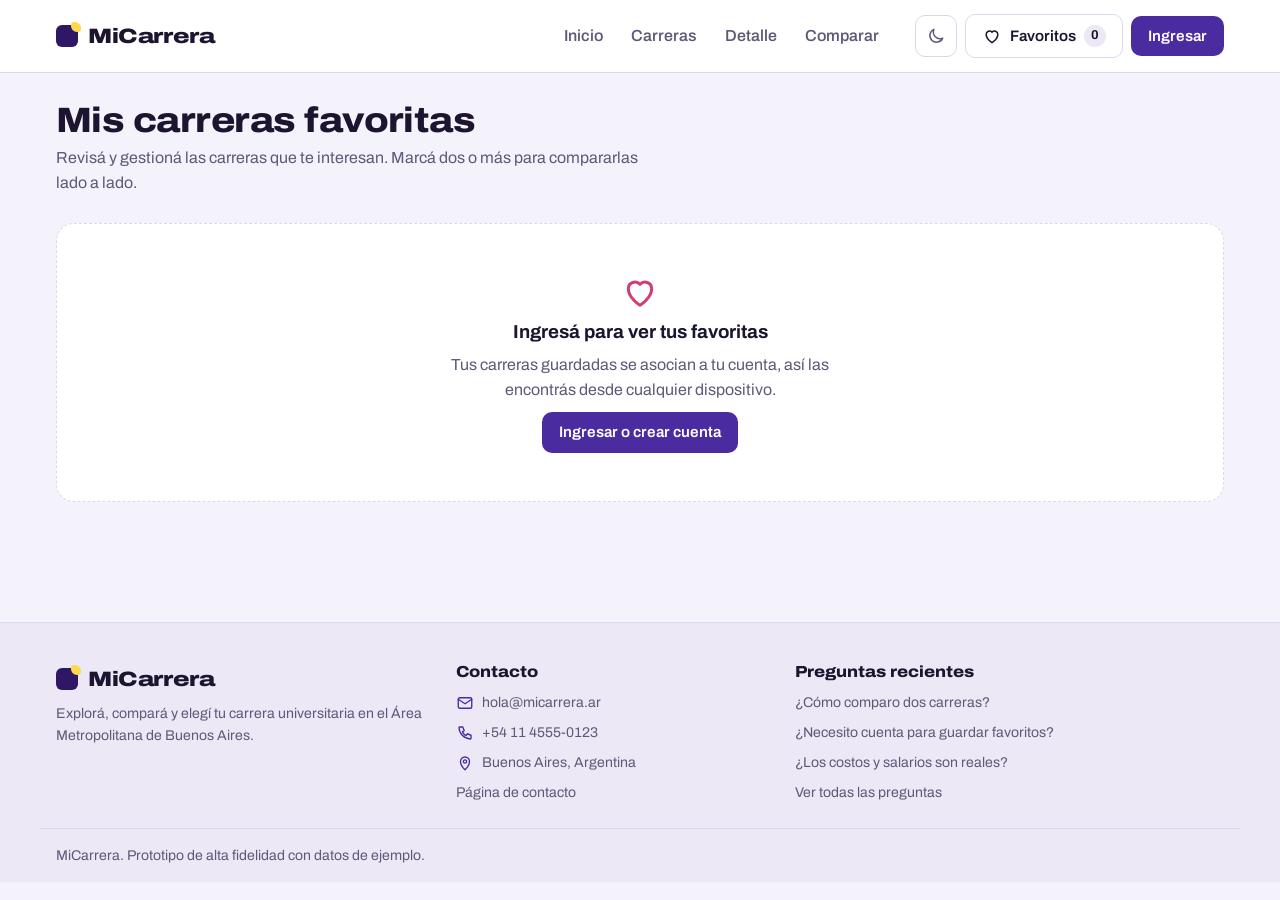
<file: favoritos.html>
<!DOCTYPE html>
<html lang="es">

<head>
  <meta charset="UTF-8">
  <meta name="viewport" content="width=device-width, initial-scale=1.0, viewport-fit=cover">
  <title>MiCarrera - Favoritos y comparación</title>
  <link rel="preconnect" href="https://fonts.googleapis.com">
  <link rel="preconnect" href="https://fonts.gstatic.com" crossorigin>
  <link rel="stylesheet"
    href="https://fonts.googleapis.com/css2?family=Archivo:wdth,wght@62..125,300..900&display=swap">
  <link rel="stylesheet" href="assets/css/micarrera.css">
  <script>try { const t = localStorage.getItem('micarrera-tema'); if (t) document.documentElement.dataset.theme = t; } catch (e) { }</script>
</head>

<body>
  <svg width="0" height="0" style="position:absolute" aria-hidden="true">
    <symbol id="i-search" viewBox="0 0 24 24">
      <circle cx="11" cy="11" r="7" />
      <path d="m20 20-3.5-3.5" />
    </symbol>
    <symbol id="i-heart" viewBox="0 0 24 24">
      <path d="M12 20s-7-4.4-7-10a4 4 0 0 1 7-2.6A4 4 0 0 1 19 10c0 5.6-7 10-7 10z" />
    </symbol>
    <symbol id="i-left" viewBox="0 0 24 24">
      <path d="m15 6-6 6 6 6" />
    </symbol>
    <symbol id="i-right" viewBox="0 0 24 24">
      <path d="m9 6 6 6-6 6" />
    </symbol>
    <symbol id="i-pause" viewBox="0 0 24 24">
      <path d="M9 6v12M15 6v12" />
    </symbol>
    <symbol id="i-play" viewBox="0 0 24 24">
      <path d="M8 5.5v13l10.5-6.5z" />
    </symbol>
    <symbol id="i-pin" viewBox="0 0 24 24">
      <path d="M12 21s-6-5.5-6-11a6 6 0 0 1 12 0c0 5.5-6 11-6 11z" />
      <circle cx="12" cy="10" r="2.2" />
    </symbol>
    <symbol id="i-users" viewBox="0 0 24 24">
      <circle cx="9" cy="8" r="3.2" />
      <path d="M3.5 19a5.5 5.5 0 0 1 11 0M16 5.2a3 3 0 0 1 0 5.6M17.5 14.2a5.5 5.5 0 0 1 3 4.8" />
    </symbol>
    <symbol id="i-code" viewBox="0 0 24 24">
      <path d="m8 8-4 4 4 4M16 8l4 4-4 4M13.5 5l-3 14" />
    </symbol>
    <symbol id="i-plus" viewBox="0 0 24 24">
      <rect x="4" y="4" width="16" height="16" rx="4" />
      <path d="M12 8v8M8 12h8" />
    </symbol>
    <symbol id="i-laptop" viewBox="0 0 24 24">
      <rect x="4" y="5" width="16" height="11" rx="1.5" />
      <path d="M2 19h20" />
    </symbol>
    <symbol id="i-chart" viewBox="0 0 24 24">
      <path d="M4 4v16h16M8 16v-4M12 16V8M16 16v-6" />
    </symbol>
    <symbol id="i-mind" viewBox="0 0 24 24">
      <circle cx="12" cy="10" r="6" />
      <path d="M9 20h6M12 16v4M10 9a2 2 0 1 1 3 1.7c-.6.4-1 .8-1 1.3" />
    </symbol>
    <symbol id="i-pen" viewBox="0 0 24 24">
      <path d="M12 3l6 6-6 12-6-12 6-6z" />
      <circle cx="12" cy="11" r="1.8" />
      <path d="M12 13v8" />
    </symbol>
    <symbol id="i-bank" viewBox="0 0 24 24">
      <path d="M3 10h18L12 4 3 10zM5 10v8M9.5 10v8M14.5 10v8M19 10v8M3 20h18" />
    </symbol>
    <symbol id="i-gov" viewBox="0 0 24 24">
      <path d="M4 20V9l8-5 8 5v11M9 20v-6h6v6M3 20h18" />
    </symbol>
    <symbol id="i-cap" viewBox="0 0 24 24">
      <path d="m2 9 10-5 10 5-10 5L2 9z" />
      <path d="M6 11v5c3 2 9 2 12 0v-5" />
    </symbol>
    <symbol id="i-check" viewBox="0 0 24 24">
      <path d="m5 12 4.5 4.5L19 7" />
    </symbol>
    <symbol id="i-door" viewBox="0 0 24 24">
      <path d="M6 20V4h9l3 2v14M3 20h18M12 12h.01" />
    </symbol>
    <symbol id="i-trend" viewBox="0 0 24 24">
      <path d="M3 17l6-6 4 4 8-8M15 7h6v6" />
    </symbol>
    <symbol id="i-coin" viewBox="0 0 24 24">
      <circle cx="12" cy="12" r="8" />
      <path
        d="M14.8 9.3c-.6-.8-1.6-1.3-2.8-1.3-1.7 0-3 .9-3 2s1.3 1.7 3 2 3 .9 3 2-1.3 2-3 2c-1.3 0-2.4-.5-3-1.4M12 6.5V8M12 16v1.5" />
    </symbol>
    <symbol id="i-phone" viewBox="0 0 24 24">
      <path d="M5 4h4l2 5-2.5 1.5a11 11 0 0 0 5 5L15 13l5 2v4a1 1 0 0 1-1 1A16 16 0 0 1 4 5a1 1 0 0 1 1-1z" />
    </symbol>
    <symbol id="i-sun" viewBox="0 0 24 24">
      <circle cx="12" cy="12" r="4" />
      <path d="M12 2v2M12 20v2M4.9 4.9l1.4 1.4M17.7 17.7l1.4 1.4M2 12h2M20 12h2M4.9 19.1l1.4-1.4M17.7 6.3l1.4-1.4" />
    </symbol>
    <symbol id="i-moon" viewBox="0 0 24 24">
      <path d="M20 14.5A8 8 0 0 1 9.5 4a8 8 0 1 0 10.5 10.5z" />
    </symbol>
    <symbol id="i-x" viewBox="0 0 24 24">
      <path d="M6 6l12 12M18 6 6 18" />
    </symbol>
    <symbol id="i-team" viewBox="0 0 24 24">
      <circle cx="12" cy="7" r="3" />
      <circle cx="5" cy="10" r="2.2" />
      <circle cx="19" cy="10" r="2.2" />
      <path d="M7 20a5 5 0 0 1 10 0M1.5 18a3.5 3.5 0 0 1 5-3.2M22.5 18a3.5 3.5 0 0 0-5-3.2" />
    </symbol>
  <symbol id="i-mail" viewBox="0 0 24 24"><rect x="3" y="5" width="18" height="14" rx="2"/><path d="m3 7 9 6 9-6"/></symbol>
  <symbol id="i-user" viewBox="0 0 24 24"><circle cx="12" cy="8" r="4"/><path d="M4 20a8 8 0 0 1 16 0"/></symbol>
</svg>

  <header class="nav">
    <div class="wrap nav-in">
      <a class="logo" href="index.html#inicio"><span class="logo-mark" aria-hidden="true"></span>MiCarrera</a>
      <nav aria-label="Principal">
        <a href="index.html#inicio">Inicio</a>
        <a href="index.html#resultados">Carreras</a>
        <a href="index.html#detalle">Detalle</a>
        <a href="#comparar">Comparar</a>
      </nav>
      <div class="nav-actions">
        <button class="btn-icon" id="themeToggle" type="button" aria-label="Cambiar a modo oscuro"><svg class="i">
            <use href="#i-moon" />
          </svg></button>
        <a class="btn btn-ghost" data-profile href="perfil.html" hidden><svg class="i"><use href="#i-user"/></svg>Perfil</a>
        <a class="btn btn-ghost" href="#favoritos"><svg class="i">
            <use href="#i-heart" />
          </svg>Favoritos <span class="count" data-fav-count>0</span></a>
        <a class="btn btn-primary" data-auth href="login.html">Ingresar</a>
      </div>
    </div>
  </header>

  <main class="wrap">
    <!-- ============ FAVORITOS ============ -->
    <section class="sec" id="favoritos" aria-labelledby="h-fav">
      <header class="sec-head">
        <h2 id="h-fav">Mis carreras favoritas</h2>
        <p>Revisá y gestioná las carreras que te interesan. Marcá dos o más para compararlas lado a lado.</p>
      </header>

      <div class="gate" id="favGate" hidden>
        <svg class="i" aria-hidden="true">
          <use href="#i-heart" />
        </svg>
        <h3>Ingresá para ver tus favoritas</h3>
        <p>Tus carreras guardadas se asocian a tu cuenta, así las encontrás desde cualquier dispositivo.</p>
        <a class="btn btn-primary" href="login.html?next=favoritos.html">Ingresar o crear cuenta</a>
      </div>
      <div class="gate" id="favEmpty" hidden>
        <svg class="i" aria-hidden="true">
          <use href="#i-heart" />
        </svg>
        <h3>Todavía no guardaste carreras</h3>
        <p>Tocá el corazón en cualquier carrera para sumarla acá.</p>
        <a class="btn btn-primary" href="index.html#resultados">Explorar carreras</a>
      </div>
      <div class="fav-grid" id="favGrid"></div>

      <div class="bar-actions">
        <a class="btn btn-primary" id="cmpBtn" href="#comparar">Comparar seleccionadas (3)</a>
        <button class="btn btn-ghost" type="button">Descargar lista</button>
        <button class="btn btn-ghost" type="button">Compartir con mi familia</button>
      </div>
    </section>

    <!-- ============ COMPARACIÓN ============ -->
    <section class="sec" id="comparar" aria-labelledby="h-cmp">
      <header class="sec-head">
        <h2 id="h-cmp">Comparación de carreras</h2>
        <p>Las carreras que tildes, lado a lado. En cada gráfico, el violeta fuerte marca la mejor.</p>
      </header>

      <div class="cmp-layout">
        <ul class="cmp-legend" id="cmpLegend"></ul>
        <div class="charts" id="charts"></div>
      </div>

      <div class="cmp-tools" id="cmpTools">
        <small>Pasá el cursor por la grilla para cruzar fila y columna. Tocá el nombre de una carrera para fijarla.</small>
      </div>
      <div class="table-scroll" id="cmpTableWrap">
        <table class="cmp-table" id="cmpTable"></table>
      </div>
      <div class="cmp-m" id="cmpMobile" hidden></div>
      <p class="note">*Salarios estimados según datos de mercado. Pueden variar según experiencia, especialización y empresa.</p>
      <div class="bar-actions">
        <button class="btn btn-primary" type="button">Guardar comparación</button>
        <button class="btn btn-ghost" type="button">Descargar PDF</button>
        <button class="btn btn-ghost" type="button">Enviar por email</button>
        <a class="btn btn-ghost" href="#favoritos">Volver a favoritos</a>
      </div>
    </section>
  </main>

  <footer class="site-foot">
  <div class="wrap foot-grid">
    <div>
      <a class="logo" href="index.html#inicio"><span class="logo-mark" aria-hidden="true"></span>MiCarrera</a>
      <p>Explorá, compará y elegí tu carrera universitaria en el Área Metropolitana de Buenos Aires.</p>
    </div>
    <div>
      <h3>Contacto</h3>
      <ul>
        <li class="foot-ic"><svg class="i" aria-hidden="true"><use href="#i-mail"/></svg><a href="mailto:hola@micarrera.ar">hola@micarrera.ar</a></li>
        <li class="foot-ic"><svg class="i" aria-hidden="true"><use href="#i-phone"/></svg><a href="tel:+541145550123">+54 11 4555-0123</a></li>
        <li class="foot-ic"><svg class="i" aria-hidden="true"><use href="#i-pin"/></svg>Buenos Aires, Argentina</li>
        <li><a href="contacto.html">Página de contacto</a></li>
      </ul>
    </div>
    <div>
      <h3>Preguntas recientes</h3>
      <ul>
        <li><a href="preguntas.html#p1">¿Cómo comparo dos carreras?</a></li>
        <li><a href="preguntas.html#p2">¿Necesito cuenta para guardar favoritos?</a></li>
        <li><a href="preguntas.html#p3">¿Los costos y salarios son reales?</a></li>
        <li><a href="preguntas.html">Ver todas las preguntas</a></li>
      </ul>
    </div>
  </div>
  <div class="wrap foot-legal">MiCarrera. Prototipo de alta fidelidad con datos de ejemplo.</div>
</footer>

  <script src="assets/js/catalogo.js"></script>
  <script src="assets/js/auth.js"></script>
  <script src="assets/js/micarrera.js"></script>
  <script src="assets/js/favoritos.js"></script>

</body>

</html>
</file>
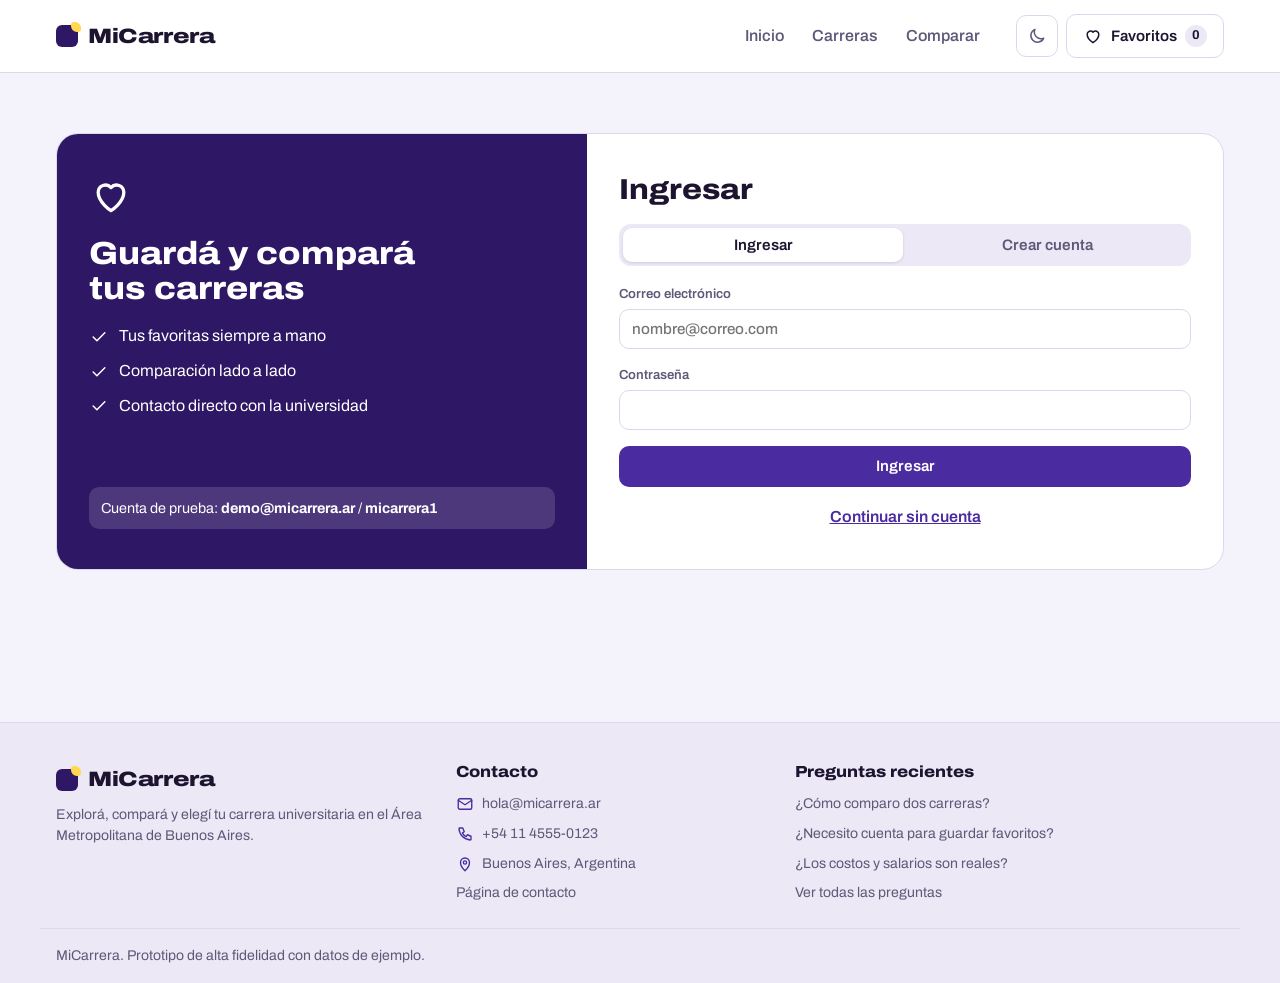
<file: login.html>
<!DOCTYPE html>
<html lang="es">
<head>
    <meta charset="UTF-8">
    <meta name="viewport" content="width=device-width, initial-scale=1.0, viewport-fit=cover">
    <title>MiCarrera - Ingresar</title>
    <link rel="preconnect" href="https://fonts.googleapis.com">
    <link rel="preconnect" href="https://fonts.gstatic.com" crossorigin>
    <link rel="stylesheet" href="https://fonts.googleapis.com/css2?family=Archivo:wdth,wght@62..125,300..900&display=swap">
    <link rel="stylesheet" href="assets/css/micarrera.css">
    <script>try { const t = localStorage.getItem('micarrera-tema'); if (t) document.documentElement.dataset.theme = t; } catch (e) {}</script>
</head>
<body>
<svg width="0" height="0" style="position:absolute" aria-hidden="true">
  <symbol id="i-search" viewBox="0 0 24 24"><circle cx="11" cy="11" r="7"/><path d="m20 20-3.5-3.5"/></symbol>
  <symbol id="i-heart" viewBox="0 0 24 24"><path d="M12 20s-7-4.4-7-10a4 4 0 0 1 7-2.6A4 4 0 0 1 19 10c0 5.6-7 10-7 10z"/></symbol>
  <symbol id="i-left" viewBox="0 0 24 24"><path d="m15 6-6 6 6 6"/></symbol>
  <symbol id="i-right" viewBox="0 0 24 24"><path d="m9 6 6 6-6 6"/></symbol>
  <symbol id="i-pause" viewBox="0 0 24 24"><path d="M9 6v12M15 6v12"/></symbol>
  <symbol id="i-play" viewBox="0 0 24 24"><path d="M8 5.5v13l10.5-6.5z"/></symbol>
  <symbol id="i-pin" viewBox="0 0 24 24"><path d="M12 21s-6-5.5-6-11a6 6 0 0 1 12 0c0 5.5-6 11-6 11z"/><circle cx="12" cy="10" r="2.2"/></symbol>
  <symbol id="i-users" viewBox="0 0 24 24"><circle cx="9" cy="8" r="3.2"/><path d="M3.5 19a5.5 5.5 0 0 1 11 0M16 5.2a3 3 0 0 1 0 5.6M17.5 14.2a5.5 5.5 0 0 1 3 4.8"/></symbol>
  <symbol id="i-code" viewBox="0 0 24 24"><path d="m8 8-4 4 4 4M16 8l4 4-4 4M13.5 5l-3 14"/></symbol>
  <symbol id="i-plus" viewBox="0 0 24 24"><rect x="4" y="4" width="16" height="16" rx="4"/><path d="M12 8v8M8 12h8"/></symbol>
  <symbol id="i-laptop" viewBox="0 0 24 24"><rect x="4" y="5" width="16" height="11" rx="1.5"/><path d="M2 19h20"/></symbol>
  <symbol id="i-chart" viewBox="0 0 24 24"><path d="M4 4v16h16M8 16v-4M12 16V8M16 16v-6"/></symbol>
  <symbol id="i-mind" viewBox="0 0 24 24"><circle cx="12" cy="10" r="6"/><path d="M9 20h6M12 16v4M10 9a2 2 0 1 1 3 1.7c-.6.4-1 .8-1 1.3"/></symbol>
  <symbol id="i-pen" viewBox="0 0 24 24"><path d="M12 3l6 6-6 12-6-12 6-6z"/><circle cx="12" cy="11" r="1.8"/><path d="M12 13v8"/></symbol>
  <symbol id="i-bank" viewBox="0 0 24 24"><path d="M3 10h18L12 4 3 10zM5 10v8M9.5 10v8M14.5 10v8M19 10v8M3 20h18"/></symbol>
  <symbol id="i-gov" viewBox="0 0 24 24"><path d="M4 20V9l8-5 8 5v11M9 20v-6h6v6M3 20h18"/></symbol>
  <symbol id="i-cap" viewBox="0 0 24 24"><path d="m2 9 10-5 10 5-10 5L2 9z"/><path d="M6 11v5c3 2 9 2 12 0v-5"/></symbol>
  <symbol id="i-check" viewBox="0 0 24 24"><path d="m5 12 4.5 4.5L19 7"/></symbol>
  <symbol id="i-door" viewBox="0 0 24 24"><path d="M6 20V4h9l3 2v14M3 20h18M12 12h.01"/></symbol>
  <symbol id="i-trend" viewBox="0 0 24 24"><path d="M3 17l6-6 4 4 8-8M15 7h6v6"/></symbol>
  <symbol id="i-coin" viewBox="0 0 24 24"><circle cx="12" cy="12" r="8"/><path d="M14.8 9.3c-.6-.8-1.6-1.3-2.8-1.3-1.7 0-3 .9-3 2s1.3 1.7 3 2 3 .9 3 2-1.3 2-3 2c-1.3 0-2.4-.5-3-1.4M12 6.5V8M12 16v1.5"/></symbol>
  <symbol id="i-phone" viewBox="0 0 24 24"><path d="M5 4h4l2 5-2.5 1.5a11 11 0 0 0 5 5L15 13l5 2v4a1 1 0 0 1-1 1A16 16 0 0 1 4 5a1 1 0 0 1 1-1z"/></symbol>
  <symbol id="i-sun" viewBox="0 0 24 24"><circle cx="12" cy="12" r="4"/><path d="M12 2v2M12 20v2M4.9 4.9l1.4 1.4M17.7 17.7l1.4 1.4M2 12h2M20 12h2M4.9 19.1l1.4-1.4M17.7 6.3l1.4-1.4"/></symbol>
  <symbol id="i-moon" viewBox="0 0 24 24"><path d="M20 14.5A8 8 0 0 1 9.5 4a8 8 0 1 0 10.5 10.5z"/></symbol>
  <symbol id="i-x" viewBox="0 0 24 24"><path d="M6 6l12 12M18 6 6 18"/></symbol>
  <symbol id="i-team" viewBox="0 0 24 24"><circle cx="12" cy="7" r="3"/><circle cx="5" cy="10" r="2.2"/><circle cx="19" cy="10" r="2.2"/><path d="M7 20a5 5 0 0 1 10 0M1.5 18a3.5 3.5 0 0 1 5-3.2M22.5 18a3.5 3.5 0 0 0-5-3.2"/></symbol>
<symbol id="i-mail" viewBox="0 0 24 24"><rect x="3" y="5" width="18" height="14" rx="2"/><path d="m3 7 9 6 9-6"/></symbol>
  <symbol id="i-user" viewBox="0 0 24 24"><circle cx="12" cy="8" r="4"/><path d="M4 20a8 8 0 0 1 16 0"/></symbol>
</svg>

<header class="nav">
  <div class="wrap nav-in">
    <a class="logo" href="index.html#inicio"><span class="logo-mark" aria-hidden="true"></span>MiCarrera</a>
    <nav aria-label="Principal">
      <a href="index.html#inicio">Inicio</a>
      <a href="index.html#resultados">Carreras</a>
      <a href="favoritos.html#comparar">Comparar</a>
    </nav>
    <div class="nav-actions">
      <button class="btn-icon" id="themeToggle" type="button" aria-label="Cambiar a modo oscuro"><svg class="i"><use href="#i-moon"/></svg></button>
      <a class="btn btn-ghost" data-profile href="perfil.html" hidden><svg class="i"><use href="#i-user"/></svg>Perfil</a>
      <a class="btn btn-ghost" href="favoritos.html#favoritos"><svg class="i"><use href="#i-heart"/></svg>Favoritos <span class="count" data-fav-count>0</span></a>
    </div>
  </div>
</header>

<main class="wrap">
  <section class="sec auth" id="ingresar" aria-labelledby="h-auth">
    <div class="auth-side t-presencial">
      <svg class="i" aria-hidden="true"><use href="#i-heart"/></svg>
      <h2>Guardá y compará tus carreras</h2>
      <ul>
        <li><svg class="i" aria-hidden="true"><use href="#i-check"/></svg>Tus favoritas siempre a mano</li>
        <li><svg class="i" aria-hidden="true"><use href="#i-check"/></svg>Comparación lado a lado</li>
        <li><svg class="i" aria-hidden="true"><use href="#i-check"/></svg>Contacto directo con la universidad</li>
      </ul>
      <p class="demo">Cuenta de prueba: <b>demo@micarrera.ar</b> / <b>micarrera1</b></p>
    </div>

    <div class="auth-card">
      <h1 id="h-auth" class="auth-title">Ingresar</h1>
      <div class="tabs" role="tablist" aria-label="Acceso">
        <button class="tab" role="tab" id="tab-in" type="button" aria-selected="true" aria-controls="formIn">Ingresar</button>
        <button class="tab" role="tab" id="tab-up" type="button" aria-selected="false" aria-controls="formUp" tabindex="-1">Crear cuenta</button>
      </div>

      <div class="form-alert" id="formAlert" role="alert" hidden></div>

      <form class="auth-form" id="formIn" role="tabpanel" aria-labelledby="tab-in" novalidate>
        <div class="field"><label for="inEmail">Correo electrónico</label><input id="inEmail" name="email" type="email" autocomplete="email" placeholder="nombre@correo.com"><p class="err" id="inEmailErr" hidden></p></div>
        <div class="field"><label for="inPass">Contraseña</label><input id="inPass" name="pass" type="password" autocomplete="current-password"><p class="err" id="inPassErr" hidden></p></div>
        <button class="btn btn-primary" type="submit">Ingresar</button>
      </form>

      <form class="auth-form" id="formUp" role="tabpanel" aria-labelledby="tab-up" novalidate hidden>
        <div class="field"><label for="upName">Nombre</label><input id="upName" name="name" type="text" autocomplete="given-name"><p class="err" id="upNameErr" hidden></p></div>
        <div class="field"><label for="upEmail">Correo electrónico</label><input id="upEmail" name="email" type="email" autocomplete="email" placeholder="nombre@correo.com"><p class="err" id="upEmailErr" hidden></p></div>
        <div class="field"><label for="upPass">Contraseña</label><input id="upPass" name="pass" type="password" autocomplete="new-password" aria-describedby="upPassHint"><p class="hint" id="upPassHint">Mínimo 6 caracteres.</p><p class="err" id="upPassErr" hidden></p></div>
        <button class="btn btn-primary" type="submit">Crear cuenta</button>
      </form>

      <p class="auth-skip"><a href="index.html">Continuar sin cuenta</a></p>
    </div>
  </section>
</main>

<footer class="site-foot">
  <div class="wrap foot-grid">
    <div>
      <a class="logo" href="index.html#inicio"><span class="logo-mark" aria-hidden="true"></span>MiCarrera</a>
      <p>Explorá, compará y elegí tu carrera universitaria en el Área Metropolitana de Buenos Aires.</p>
    </div>
    <div>
      <h3>Contacto</h3>
      <ul>
        <li class="foot-ic"><svg class="i" aria-hidden="true"><use href="#i-mail"/></svg><a href="mailto:hola@micarrera.ar">hola@micarrera.ar</a></li>
        <li class="foot-ic"><svg class="i" aria-hidden="true"><use href="#i-phone"/></svg><a href="tel:+541145550123">+54 11 4555-0123</a></li>
        <li class="foot-ic"><svg class="i" aria-hidden="true"><use href="#i-pin"/></svg>Buenos Aires, Argentina</li>
        <li><a href="contacto.html">Página de contacto</a></li>
      </ul>
    </div>
    <div>
      <h3>Preguntas recientes</h3>
      <ul>
        <li><a href="preguntas.html#p1">¿Cómo comparo dos carreras?</a></li>
        <li><a href="preguntas.html#p2">¿Necesito cuenta para guardar favoritos?</a></li>
        <li><a href="preguntas.html#p3">¿Los costos y salarios son reales?</a></li>
        <li><a href="preguntas.html">Ver todas las preguntas</a></li>
      </ul>
    </div>
  </div>
  <div class="wrap foot-legal">MiCarrera. Prototipo de alta fidelidad con datos de ejemplo.</div>
</footer>

<script src="assets/js/auth.js"></script>
<script src="assets/js/micarrera.js"></script>
<script src="assets/js/login.js"></script>
</body>
</html>
</file>
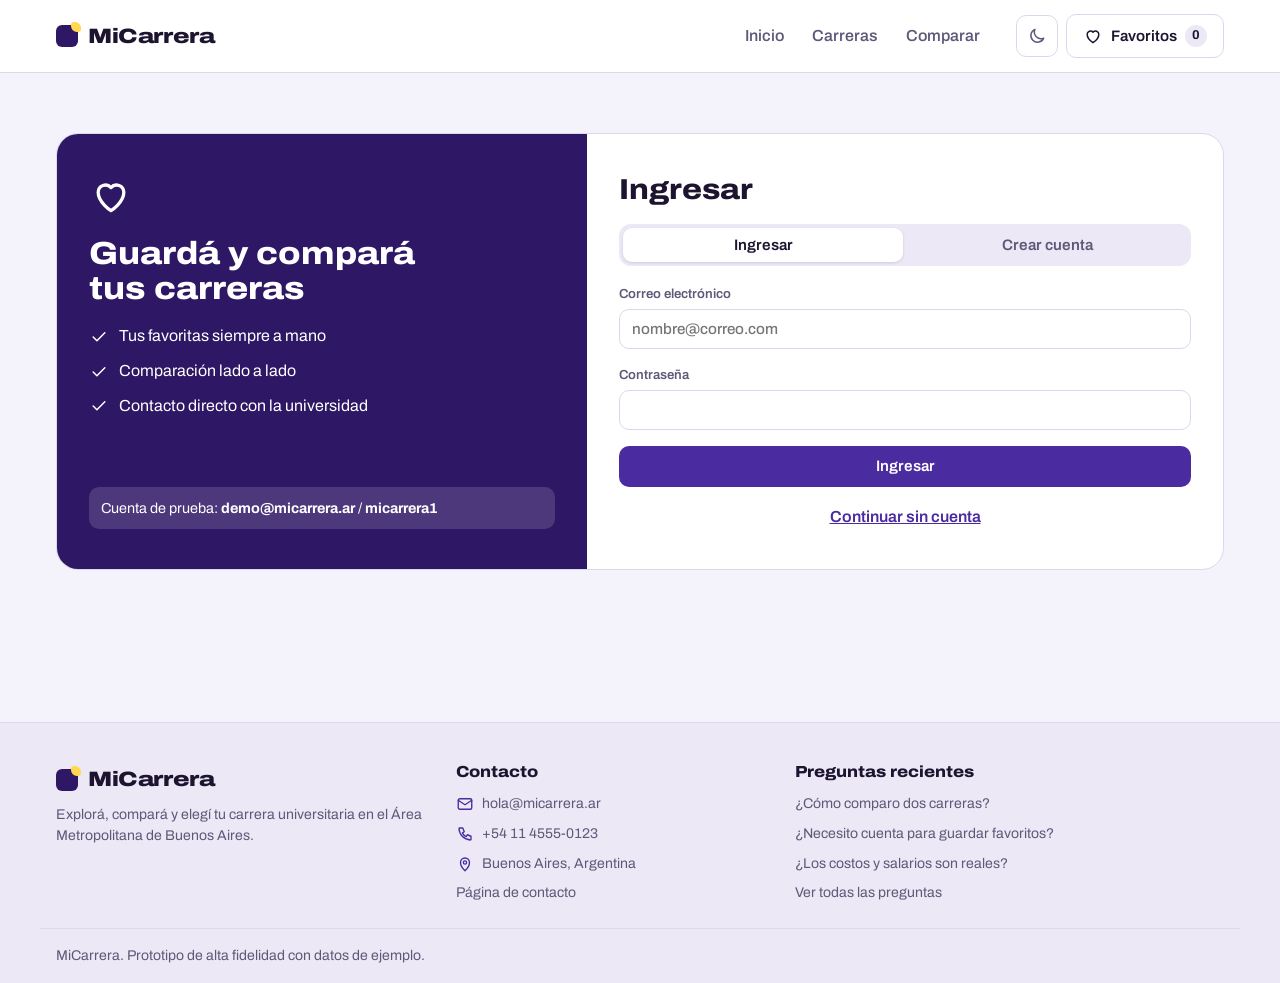
<file: perfil.html>
<!DOCTYPE html>
<html lang="es">
<head>
    <meta charset="UTF-8">
    <meta name="viewport" content="width=device-width, initial-scale=1.0, viewport-fit=cover">
    <title>MiCarrera - Mi perfil</title>
    <link rel="preconnect" href="https://fonts.googleapis.com">
    <link rel="preconnect" href="https://fonts.gstatic.com" crossorigin>
    <link rel="stylesheet" href="https://fonts.googleapis.com/css2?family=Archivo:wdth,wght@62..125,300..900&display=swap">
    <link rel="stylesheet" href="assets/css/micarrera.css">
    <script>try { const t = localStorage.getItem('micarrera-tema'); if (t) document.documentElement.dataset.theme = t; } catch (e) {}</script>
</head>
<body>
<svg width="0" height="0" style="position:absolute" aria-hidden="true">
  <symbol id="i-heart" viewBox="0 0 24 24"><path d="M12 20s-7-4.4-7-10a4 4 0 0 1 7-2.6A4 4 0 0 1 19 10c0 5.6-7 10-7 10z"/></symbol>
  <symbol id="i-check" viewBox="0 0 24 24"><path d="m5 12 4.5 4.5L19 7"/></symbol>
  <symbol id="i-pin" viewBox="0 0 24 24"><path d="M12 21s-6-5.5-6-11a6 6 0 0 1 12 0c0 5.5-6 11-6 11z"/><circle cx="12" cy="10" r="2.2"/></symbol>
  <symbol id="i-phone" viewBox="0 0 24 24"><path d="M5 4h4l2 5-2.5 1.5a11 11 0 0 0 5 5L15 13l5 2v4a1 1 0 0 1-1 1A16 16 0 0 1 4 5a1 1 0 0 1 1-1z"/></symbol>
  <symbol id="i-sun" viewBox="0 0 24 24"><circle cx="12" cy="12" r="4"/><path d="M12 2v2M12 20v2M4.9 4.9l1.4 1.4M17.7 17.7l1.4 1.4M2 12h2M20 12h2M4.9 19.1l1.4-1.4M17.7 6.3l1.4-1.4"/></symbol>
  <symbol id="i-moon" viewBox="0 0 24 24"><path d="M20 14.5A8 8 0 0 1 9.5 4a8 8 0 1 0 10.5 10.5z"/></symbol>
  <symbol id="i-x" viewBox="0 0 24 24"><path d="M6 6l12 12M18 6 6 18"/></symbol>
  <symbol id="i-mail" viewBox="0 0 24 24"><rect x="3" y="5" width="18" height="14" rx="2"/><path d="m3 7 9 6 9-6"/></symbol>
  <symbol id="i-user" viewBox="0 0 24 24"><circle cx="12" cy="8" r="4"/><path d="M4 20a8 8 0 0 1 16 0"/></symbol>
</svg>

<header class="nav">
  <div class="wrap nav-in">
    <a class="logo" href="index.html#inicio"><span class="logo-mark" aria-hidden="true"></span>MiCarrera</a>
    <nav aria-label="Principal">
      <a href="index.html#inicio">Inicio</a>
      <a href="index.html#resultados">Carreras</a>
      <a href="favoritos.html#comparar">Comparar</a>
      <a href="preguntas.html">Preguntas</a>
    </nav>
    <div class="nav-actions">
      <button class="btn-icon" id="themeToggle" type="button" aria-label="Cambiar a modo oscuro"><svg class="i"><use href="#i-moon"/></svg></button>
      <a class="btn btn-ghost" data-profile href="perfil.html" hidden><svg class="i"><use href="#i-user"/></svg>Perfil</a>
      <a class="btn btn-ghost" href="favoritos.html#favoritos"><svg class="i"><use href="#i-heart"/></svg>Favoritos <span class="count" data-fav-count>0</span></a>
      <a class="btn btn-primary" data-auth href="login.html">Ingresar</a>
    </div>
  </div>
</header>

<main class="wrap">
  <section class="sec auth" id="perfil" aria-labelledby="h-auth">
    <div class="auth-side t-presencial">
      <svg class="i" aria-hidden="true"><use href="#i-user"/></svg>
      <h2>Tu perfil</h2>
      <ul>
        <li><svg class="i" aria-hidden="true"><use href="#i-check"/></svg>Actualizá tus datos</li>
        <li><svg class="i" aria-hidden="true"><use href="#i-check"/></svg>Tus favoritas siempre a mano</li>
        <li><svg class="i" aria-hidden="true"><use href="#i-check"/></svg>Contacto directo con la universidad</li>
      </ul>
      <p class="demo">Prototipo: los cambios no se guardan.</p>
    </div>

    <div class="auth-card">
      <h1 id="h-auth" class="auth-title">Mi perfil</h1>

      <div class="form-alert" id="formAlert" role="alert" hidden></div>

      <form class="auth-form" id="formProfile" novalidate>
        <div class="field"><label for="pfName">Nombre</label><input id="pfName" name="name" type="text" autocomplete="given-name"><p class="err" id="pfNameErr" hidden></p></div>
        <div class="field"><label for="pfEmail">Correo electrónico</label><input id="pfEmail" name="email" type="email" autocomplete="email" placeholder="nombre@correo.com"><p class="err" id="pfEmailErr" hidden></p></div>
        <div class="field"><label for="pfPass">Contraseña</label><input id="pfPass" name="pass" type="password" autocomplete="new-password" aria-describedby="pfPassHint"><p class="hint" id="pfPassHint">Mínimo 6 caracteres. Dejala vacía para no cambiarla.</p><p class="err" id="pfPassErr" hidden></p></div>
        <button class="btn btn-primary" type="submit">Guardar cambios</button>
      </form>

      <p class="auth-skip"><a href="favoritos.html#favoritos">Volver a mis favoritos</a></p>
    </div>
  </section>
</main>

<footer class="site-foot">
  <div class="wrap foot-grid">
    <div>
      <a class="logo" href="index.html#inicio"><span class="logo-mark" aria-hidden="true"></span>MiCarrera</a>
      <p>Explorá, compará y elegí tu carrera universitaria en el Área Metropolitana de Buenos Aires.</p>
    </div>
    <div>
      <h3>Contacto</h3>
      <ul>
        <li class="foot-ic"><svg class="i" aria-hidden="true"><use href="#i-mail"/></svg><a href="mailto:hola@micarrera.ar">hola@micarrera.ar</a></li>
        <li class="foot-ic"><svg class="i" aria-hidden="true"><use href="#i-phone"/></svg><a href="tel:+541145550123">+54 11 4555-0123</a></li>
        <li class="foot-ic"><svg class="i" aria-hidden="true"><use href="#i-pin"/></svg>Buenos Aires, Argentina</li>
        <li><a href="contacto.html">Página de contacto</a></li>
      </ul>
    </div>
    <div>
      <h3>Preguntas recientes</h3>
      <ul>
        <li><a href="preguntas.html#p1">¿Cómo comparo dos carreras?</a></li>
        <li><a href="preguntas.html#p2">¿Necesito cuenta para guardar favoritos?</a></li>
        <li><a href="preguntas.html#p3">¿Los costos y salarios son reales?</a></li>
        <li><a href="preguntas.html">Ver todas las preguntas</a></li>
      </ul>
    </div>
  </div>
  <div class="wrap foot-legal">MiCarrera. Prototipo de alta fidelidad con datos de ejemplo.</div>
</footer>

<script src="assets/js/auth.js"></script>
<script src="assets/js/micarrera.js"></script>
<script src="assets/js/perfil.js"></script>
</body>
</html>
</file>
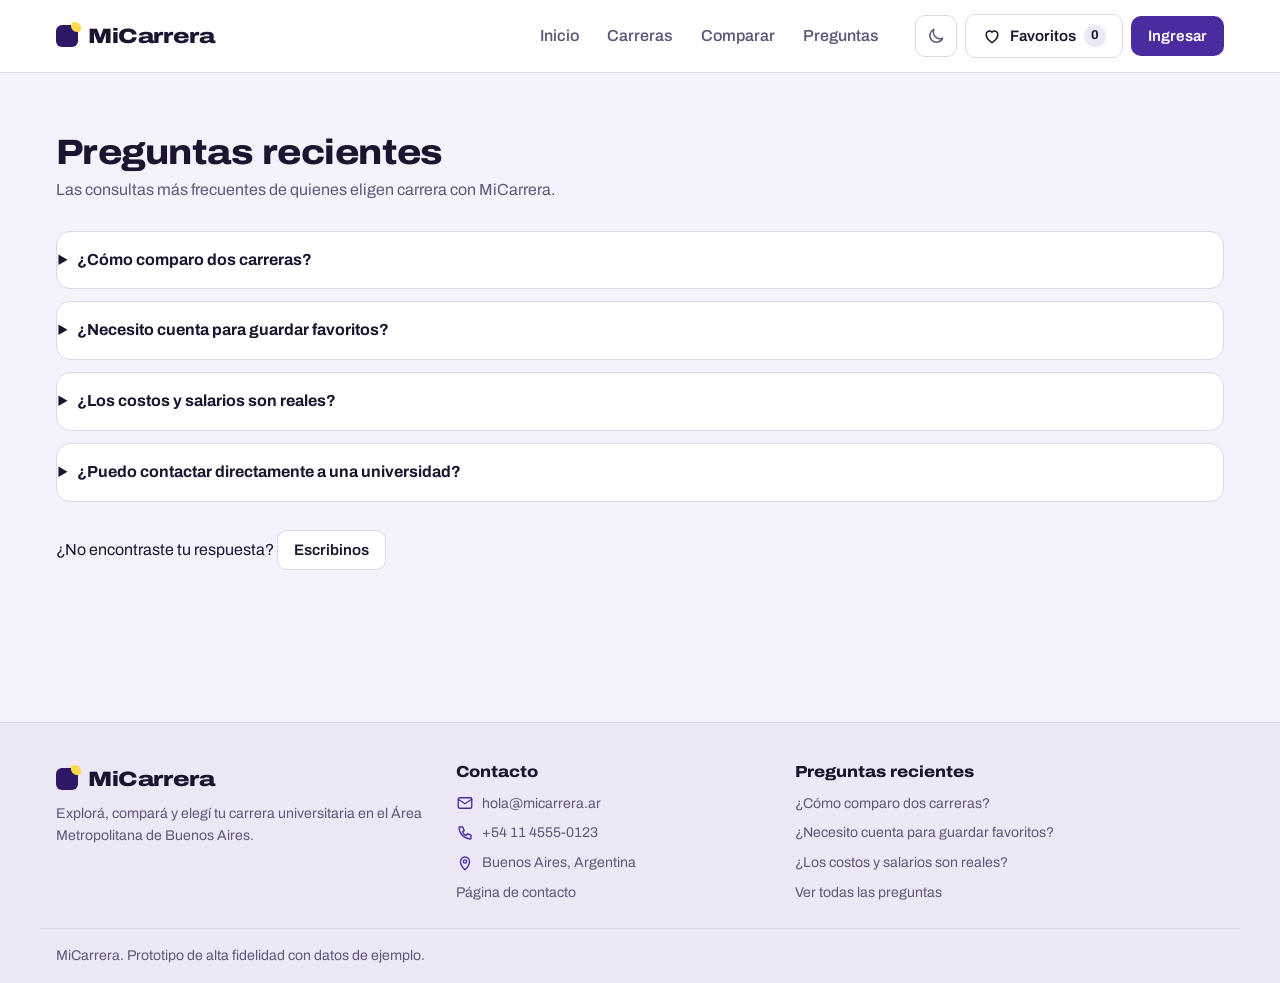
<file: preguntas.html>
<!DOCTYPE html>
<html lang="es">
<head>
    <meta charset="UTF-8">
    <meta name="viewport" content="width=device-width, initial-scale=1.0, viewport-fit=cover">
    <title>MiCarrera - Preguntas recientes</title>
    <link rel="preconnect" href="https://fonts.googleapis.com">
    <link rel="preconnect" href="https://fonts.gstatic.com" crossorigin>
    <link rel="stylesheet" href="https://fonts.googleapis.com/css2?family=Archivo:wdth,wght@62..125,300..900&display=swap">
    <link rel="stylesheet" href="assets/css/micarrera.css">
    <script>try { const t = localStorage.getItem('micarrera-tema'); if (t) document.documentElement.dataset.theme = t; } catch (e) {}</script>
</head>
<body>
<svg width="0" height="0" style="position:absolute" aria-hidden="true">
  <symbol id="i-heart" viewBox="0 0 24 24"><path d="M12 20s-7-4.4-7-10a4 4 0 0 1 7-2.6A4 4 0 0 1 19 10c0 5.6-7 10-7 10z"/></symbol>
  <symbol id="i-pin" viewBox="0 0 24 24"><path d="M12 21s-6-5.5-6-11a6 6 0 0 1 12 0c0 5.5-6 11-6 11z"/><circle cx="12" cy="10" r="2.2"/></symbol>
  <symbol id="i-phone" viewBox="0 0 24 24"><path d="M5 4h4l2 5-2.5 1.5a11 11 0 0 0 5 5L15 13l5 2v4a1 1 0 0 1-1 1A16 16 0 0 1 4 5a1 1 0 0 1 1-1z"/></symbol>
  <symbol id="i-sun" viewBox="0 0 24 24"><circle cx="12" cy="12" r="4"/><path d="M12 2v2M12 20v2M4.9 4.9l1.4 1.4M17.7 17.7l1.4 1.4M2 12h2M20 12h2M4.9 19.1l1.4-1.4M17.7 6.3l1.4-1.4"/></symbol>
  <symbol id="i-moon" viewBox="0 0 24 24"><path d="M20 14.5A8 8 0 0 1 9.5 4a8 8 0 1 0 10.5 10.5z"/></symbol>
  <symbol id="i-x" viewBox="0 0 24 24"><path d="M6 6l12 12M18 6 6 18"/></symbol>
  <symbol id="i-mail" viewBox="0 0 24 24"><rect x="3" y="5" width="18" height="14" rx="2"/><path d="m3 7 9 6 9-6"/></symbol>
  <symbol id="i-user" viewBox="0 0 24 24"><circle cx="12" cy="8" r="4"/><path d="M4 20a8 8 0 0 1 16 0"/></symbol>
</svg>

<header class="nav">
  <div class="wrap nav-in">
    <a class="logo" href="index.html#inicio"><span class="logo-mark" aria-hidden="true"></span>MiCarrera</a>
    <nav aria-label="Principal">
      <a href="index.html#inicio">Inicio</a>
      <a href="index.html#resultados">Carreras</a>
      <a href="favoritos.html#comparar">Comparar</a>
      <a href="preguntas.html">Preguntas</a>
    </nav>
    <div class="nav-actions">
      <button class="btn-icon" id="themeToggle" type="button" aria-label="Cambiar a modo oscuro"><svg class="i"><use href="#i-moon"/></svg></button>
      <a class="btn btn-ghost" data-profile href="perfil.html" hidden><svg class="i"><use href="#i-user"/></svg>Perfil</a>
      <a class="btn btn-ghost" href="favoritos.html#favoritos"><svg class="i"><use href="#i-heart"/></svg>Favoritos <span class="count" data-fav-count>0</span></a>
      <a class="btn btn-primary" data-auth href="login.html">Ingresar</a>
    </div>
  </div>
</header>

<main class="wrap">
  <section class="sec info" aria-labelledby="h-faq">
    <header class="sec-head">
      <h2 id="h-faq">Preguntas recientes</h2>
      <p>Las consultas más frecuentes de quienes eligen carrera con MiCarrera.</p>
    </header>

    <div class="faq">
      <details id="p1">
        <summary>¿Cómo comparo dos carreras?</summary>
        <p class="when">Hace 2 días</p>
        <p>Guardá las carreras en tus favoritos, entrá a <a href="favoritos.html#comparar">Comparar</a> y marcá dos o más. Vas a ver modalidad, costo, duración y salario estimado lado a lado.</p>
      </details>
      <details id="p2">
        <summary>¿Necesito cuenta para guardar favoritos?</summary>
        <p class="when">Hace 3 días</p>
        <p>Sí. Podés explorar sin cuenta, pero para guardar y comparar necesitás <a href="login.html#registro">crear una cuenta</a> gratuita.</p>
      </details>
      <details id="p3">
        <summary>¿Los costos y salarios son reales?</summary>
        <p class="when">Hace 5 días</p>
        <p>Es un prototipo con datos de ejemplo. Los salarios son estimaciones de mercado y pueden variar según experiencia y empresa.</p>
      </details>
      <details id="p4">
        <summary>¿Puedo contactar directamente a una universidad?</summary>
        <p class="when">Hace 1 semana</p>
        <p>Desde el detalle de cada carrera vas a encontrar los datos de contacto de la institución. Si necesitás ayuda, escribinos desde <a href="contacto.html">Contacto</a>.</p>
      </details>
    </div>

    <p>¿No encontraste tu respuesta? <a class="btn btn-ghost" href="contacto.html">Escribinos</a></p>
  </section>
</main>

<footer class="site-foot">
  <div class="wrap foot-grid">
    <div>
      <a class="logo" href="index.html#inicio"><span class="logo-mark" aria-hidden="true"></span>MiCarrera</a>
      <p>Explorá, compará y elegí tu carrera universitaria en el Área Metropolitana de Buenos Aires.</p>
    </div>
    <div>
      <h3>Contacto</h3>
      <ul>
        <li class="foot-ic"><svg class="i" aria-hidden="true"><use href="#i-mail"/></svg><a href="mailto:hola@micarrera.ar">hola@micarrera.ar</a></li>
        <li class="foot-ic"><svg class="i" aria-hidden="true"><use href="#i-phone"/></svg><a href="tel:+541145550123">+54 11 4555-0123</a></li>
        <li class="foot-ic"><svg class="i" aria-hidden="true"><use href="#i-pin"/></svg>Buenos Aires, Argentina</li>
        <li><a href="contacto.html">Página de contacto</a></li>
      </ul>
    </div>
    <div>
      <h3>Preguntas recientes</h3>
      <ul>
        <li><a href="preguntas.html#p1">¿Cómo comparo dos carreras?</a></li>
        <li><a href="preguntas.html#p2">¿Necesito cuenta para guardar favoritos?</a></li>
        <li><a href="preguntas.html#p3">¿Los costos y salarios son reales?</a></li>
        <li><a href="preguntas.html">Ver todas las preguntas</a></li>
      </ul>
    </div>
  </div>
  <div class="wrap foot-legal">MiCarrera. Prototipo de alta fidelidad con datos de ejemplo.</div>
</footer>

<script src="assets/js/auth.js"></script>
<script src="assets/js/micarrera.js"></script>
<script>
(() => {
  const open = () => { const d = location.hash && document.querySelector(`details${location.hash}`); if (d) d.open = true; };
  open(); addEventListener('hashchange', open);
})();
</script>
</body>
</html>
</file>
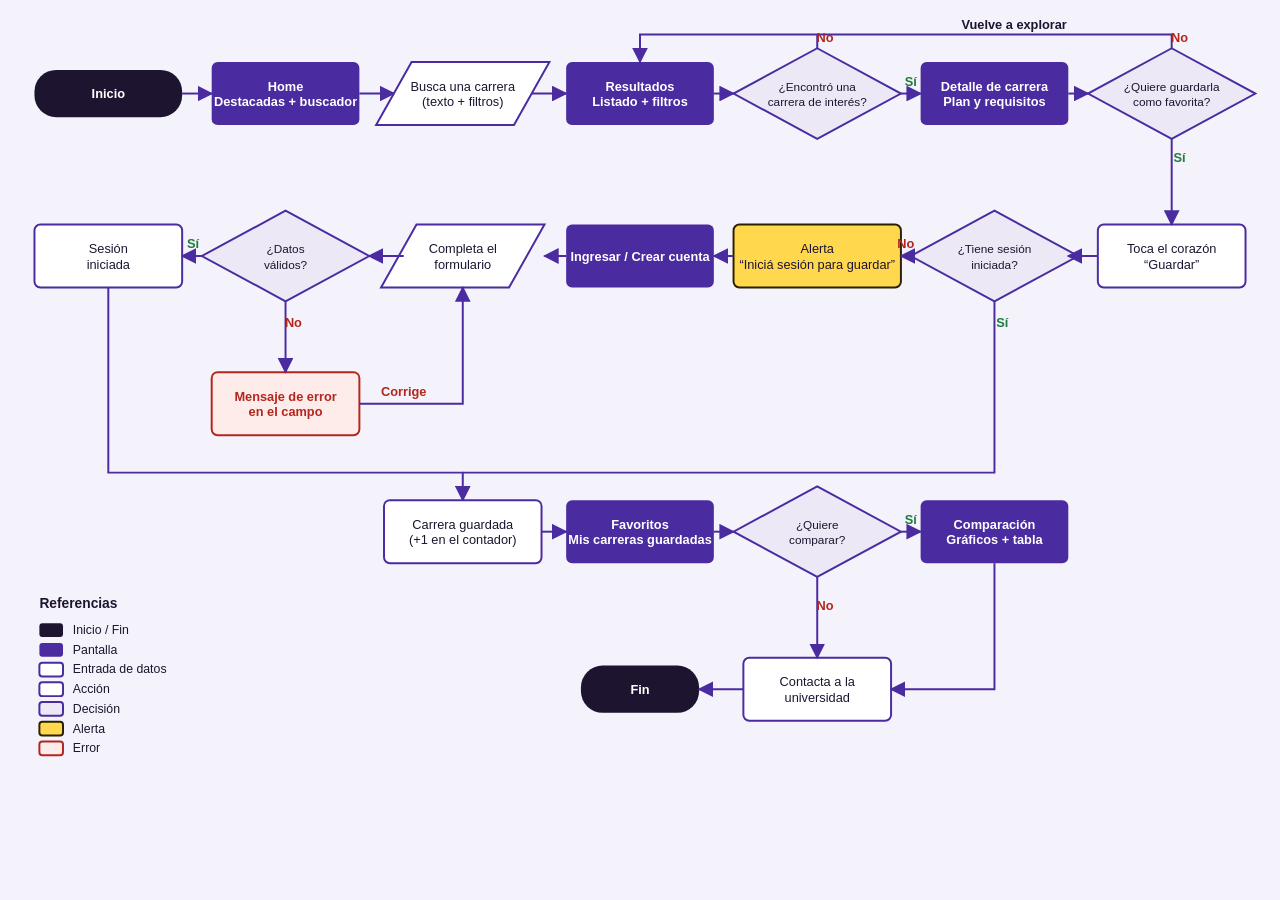
<file: docs/investigacion/capturas/flujo-de-usuario.html>
<!DOCTYPE html>
<html lang="es"><head><meta charset="UTF-8"><title>MiCarrera - Diagrama de flujo de usuario</title><style>body{margin:0;background:#F4F2FA}svg{display:block;margin:auto;max-width:100%;height:auto}</style></head><body>
<svg id="flow" xmlns="http://www.w3.org/2000/svg" viewBox="0 0 1300 800" width="1300" height="800" role="img" aria-label="Diagrama de flujo de usuario de MiCarrera"><defs><marker id="a" viewBox="0 0 10 10" refX="9" refY="5" markerWidth="8" markerHeight="8" orient="auto"><path d="M0 0 10 5 0 10z" fill="#4A2BA0"/></marker></defs><style>text{font:13px Arial,Helvetica,sans-serif;fill:#1D1530;text-anchor:middle}
.sm{font-size:12px}.wt{fill:#fff;font-weight:700}.et{fill:#B3261E;font-weight:700}
.term{fill:#1D1530}.scr{fill:#4A2BA0}.proc{fill:#fff;stroke:#4A2BA0;stroke-width:2}
.dec{fill:#ECE8F6;stroke:#4A2BA0;stroke-width:2}.alt{fill:#FFD84D;stroke:#2B2000;stroke-width:2}.err{fill:#FDECEA;stroke:#B3261E;stroke-width:2}
.l{fill:none;stroke:#4A2BA0;stroke-width:2}
.lb{font-weight:700;font-size:13px}.y{fill:#1F7A3D}.n{fill:#B3261E}
.lg{font-weight:700;font-size:14px;text-anchor:start}.lgt{text-anchor:start;font-size:12.5px}
.tt{font-size:22px;font-weight:700;text-anchor:start}</style><rect width="1300" height="800" fill="#F4F2FA"/><rect class="term" x="35.0" y="71.0" width="150" height="48" rx="22"/><text x="110" y="100" class="wt">Inicio</text><rect class="scr" x="215.0" y="63.0" width="150" height="64" rx="6"/><text x="290" y="92" class="wt">Home</text><text x="290" y="108" class="wt">Destacadas + buscador</text><polygon class="proc" points="418.0,63.0 558.0,63.0 522.0,127.0 382.0,127.0"/><text x="470" y="92" class="">Busca una carrera</text><text x="470" y="108" class="">(texto + filtros)</text><rect class="scr" x="575.0" y="63.0" width="150" height="64" rx="6"/><text x="650" y="92" class="wt">Resultados</text><text x="650" y="108" class="wt">Listado + filtros</text><polygon class="dec" points="830,49.0 915.0,95 830,141.0 745.0,95"/><text x="830" y="92" class="sm">¿Encontró una</text><text x="830" y="108" class="sm">carrera de interés?</text><rect class="scr" x="935.0" y="63.0" width="150" height="64" rx="6"/><text x="1010" y="92" class="wt">Detalle de carrera</text><text x="1010" y="108" class="wt">Plan y requisitos</text><polygon class="dec" points="1190,49.0 1275.0,95 1190,141.0 1105.0,95"/><text x="1190" y="92" class="sm">¿Quiere guardarla</text><text x="1190" y="108" class="sm">como favorita?</text><path class="l" d="M185 95H215" marker-end="url(#a)"/><path class="l" d="M365 95H400" marker-end="url(#a)"/><path class="l" d="M540 95H575" marker-end="url(#a)"/><path class="l" d="M725 95H745" marker-end="url(#a)"/><path class="l" d="M915 95H935" marker-end="url(#a)"/><text x="925" y="87" class="lb y">Sí</text><path class="l" d="M1085 95H1105" marker-end="url(#a)"/><path class="l" d="M1190 49V35H650V63" marker-end="url(#a)"/><path class="l" d="M830 49V35"/><text x="1198" y="43" class="lb n">No</text><text x="838" y="43" class="lb n">No</text><text x="1030" y="29" class="lb ">Vuelve a explorar</text><rect class="proc" x="1115.0" y="228.0" width="150" height="64" rx="6"/><text x="1190" y="257" class="">Toca el corazón</text><text x="1190" y="273" class="">“Guardar”</text><path class="l" d="M1190 141V228" marker-end="url(#a)"/><text x="1198" y="165" class="lb y">Sí</text><polygon class="dec" points="1010,214.0 1095.0,260 1010,306.0 925.0,260"/><text x="1010" y="257" class="sm">¿Tiene sesión</text><text x="1010" y="273" class="sm">iniciada?</text><path class="l" d="M1115 260H1085" marker-end="url(#a)"/><rect class="alt" x="745.0" y="228.0" width="170" height="64" rx="6"/><text x="830" y="257" class="">Alerta</text><text x="830" y="273" class="">“Iniciá sesión para guardar”</text><path class="l" d="M925 260H915" marker-end="url(#a)"/><text x="920" y="252" class="lb n">No</text><rect class="scr" x="575.0" y="228.0" width="150" height="64" rx="6"/><text x="650" y="265" class="wt">Ingresar / Crear cuenta</text><path class="l" d="M745 260H725" marker-end="url(#a)"/><polygon class="proc" points="423.0,228.0 553.0,228.0 517.0,292.0 387.0,292.0"/><text x="470" y="257" class="">Completa el</text><text x="470" y="273" class="">formulario</text><path class="l" d="M575 260H553" marker-end="url(#a)"/><polygon class="dec" points="290,214.0 375.0,260 290,306.0 205.0,260"/><text x="290" y="257" class="sm">¿Datos</text><text x="290" y="273" class="sm">válidos?</text><path class="l" d="M410 260H375" marker-end="url(#a)"/><rect class="err" x="215.0" y="378.0" width="150" height="64" rx="6"/><text x="290" y="407" class="et">Mensaje de error</text><text x="290" y="423" class="et">en el campo</text><path class="l" d="M290 306V378" marker-end="url(#a)"/><text x="298" y="332" class="lb n">No</text><path class="l" d="M365 410H470V292" marker-end="url(#a)"/><text x="410" y="402" class="lb n">Corrige</text><rect class="proc" x="35.0" y="228.0" width="150" height="64" rx="6"/><text x="110" y="257" class="">Sesión</text><text x="110" y="273" class="">iniciada</text><path class="l" d="M205 260H185" marker-end="url(#a)"/><text x="196" y="252" class="lb y">Sí</text><path class="l" d="M110 292V480H470V508" marker-end="url(#a)"/><path class="l" d="M1010 306V480H470"/><text x="1018" y="332" class="lb y">Sí</text><rect class="proc" x="390.0" y="508.0" width="160" height="64" rx="6"/><text x="470" y="537" class="">Carrera guardada</text><text x="470" y="553" class="">(+1 en el contador)</text><rect class="scr" x="575.0" y="508.0" width="150" height="64" rx="6"/><text x="650" y="537" class="wt">Favoritos</text><text x="650" y="553" class="wt">Mis carreras guardadas</text><polygon class="dec" points="830,494.0 915.0,540 830,586.0 745.0,540"/><text x="830" y="537" class="sm">¿Quiere</text><text x="830" y="553" class="sm">comparar?</text><rect class="scr" x="935.0" y="508.0" width="150" height="64" rx="6"/><text x="1010" y="537" class="wt">Comparación</text><text x="1010" y="553" class="wt">Gráficos + tabla</text><path class="l" d="M550 540H575" marker-end="url(#a)"/><path class="l" d="M725 540H745" marker-end="url(#a)"/><path class="l" d="M915 540H935" marker-end="url(#a)"/><text x="925" y="532" class="lb y">Sí</text><rect class="proc" x="755.0" y="668.0" width="150" height="64" rx="6"/><text x="830" y="697" class="">Contacta a la</text><text x="830" y="713" class="">universidad</text><path class="l" d="M830 586V668" marker-end="url(#a)"/><text x="838" y="620" class="lb n">No</text><path class="l" d="M1010 572V700H905" marker-end="url(#a)"/><rect class="term" x="590.0" y="676.0" width="120" height="48" rx="22"/><text x="650" y="705" class="wt">Fin</text><path class="l" d="M755 700H710" marker-end="url(#a)"/><text x="40" y="618" class="lg">Referencias</text><rect class="term" x="40" y="633" width="24" height="14" rx="3"/><text x="74" y="644" class="lgt">Inicio / Fin</text><rect class="scr" x="40" y="653" width="24" height="14" rx="3"/><text x="74" y="664" class="lgt">Pantalla</text><rect class="proc" x="40" y="673" width="24" height="14" rx="3"/><text x="74" y="684" class="lgt">Entrada de datos</text><rect class="proc" x="40" y="693" width="24" height="14" rx="3"/><text x="74" y="704" class="lgt">Acción</text><rect class="dec" x="40" y="713" width="24" height="14" rx="3"/><text x="74" y="724" class="lgt">Decisión</text><rect class="alt" x="40" y="733" width="24" height="14" rx="3"/><text x="74" y="744" class="lgt">Alerta</text><rect class="err" x="40" y="753" width="24" height="14" rx="3"/><text x="74" y="764" class="lgt">Error</text></svg>
</body></html>
</file>
<file: assets/css/micarrera.css>
body {
  margin: 0
}

img {
  max-width: 100%
}

[hidden] {
  display: none !important
}

:root {
  padding-top: env(safe-area-inset-top, 0px);
  padding-bottom: env(safe-area-inset-bottom, 0px)
}

/* Layout: una columna de 1200px alineada a la izquierda. El hero es un escenario de color (la carrera activa) + el ranking de las 6 más consultadas.
   El color de cada carrera indica la modalidad; el amarillo "resaltador" marca las gratuitas. */
:root {
  --bg: #F4F2FA;
  --surface: #FFFFFF;
  --sunk: #ECE8F6;
  --ink: #1D1530;
  --muted: #5F5878;
  --line: #DDD7EC;
  --brand: #4A2BA0;
  --on-brand: #FFFFFF;
  --focus: #3D5BD9;
  --heart: #D23C77;
  --on-tone: #FFFFFF;
  --c-mod: #2E1765;
  --tint-mod: #ECE6F8;
  --tag: #4A2BA0;
  --tag-on-tone: #6F52D9;
  --aside: #E6DFF7;
  --aside-line: #D3C8EF;
  --hl: #FFD84D;
  --hl-ink: #2B2000;
  --p1: hsl(256 62% 30%);
  --p2: hsl(256 60% 37%);
  --p3: hsl(256 60% 44%);
  --p4: hsl(256 62% 51%);
  --p5: hsl(256 68% 58%);
  --p6: hsl(256 74% 64%);
  --p7: hsl(256 78% 70%);
  --p8: hsl(256 82% 75%);
  --p9: hsl(256 86% 79%);
  --p10: hsl(256 90% 83%);
  --bar-rest: #B9A6EC;
  --good: #137A3F;
  --good-bg: #DDF3E4;
  --mid: #8A5A00;
  --mid-bg: #FFEFC7;
  --low: #B3261E;
  --low-bg: #FBE1DE;
  --pie-lo: #C9B9F2;
  --pie-hi: #241763;
  --display: "Archivo", "Arial Narrow", system-ui, sans-serif;
  --text: "Archivo", system-ui, -apple-system, "Segoe UI", sans-serif;
}

@media (prefers-color-scheme: dark) {
  :root:not([data-theme="light"]) {
    --bar-filter: brightness(1.7) saturate(.9);
    --p1: hsl(256 60% 42%);
    --p2: hsl(256 62% 48%);
    --p3: hsl(256 64% 54%);
    --p4: hsl(256 68% 60%);
    --p5: hsl(256 72% 66%);
    --p6: hsl(256 76% 71%);
    --p7: hsl(256 80% 76%);
    --p8: hsl(256 84% 80%);
    --p9: hsl(256 88% 84%);
    --p10: hsl(256 92% 88%);
    --bg: #110C1D;
    --surface: #1A1429;
    --sunk: #221B35;
    --ink: #EEEAF8;
    --muted: #ABA3C4;
    --line: #30284A;
    --brand: #A98BFF;
    --on-brand: #140D24;
    --focus: #8FA3FF;
    --heart: #FF6FA3;
    --c-mod: #4A2A95;
    --tint-mod: #241A40;
    --tag: #6F52D9;
    --tag-on-tone: #7E63E6;
    --aside: #261D3F;
    --aside-line: #3A2F5C;
    --bar-rest: #4B3F78;
    --good: #6FDC9A;
    --good-bg: #17382A;
    --mid: #FFD27A;
    --mid-bg: #3D3010;
    --low: #FF9A92;
    --low-bg: #411C1A;
    --pie-lo: #4B3F78;
    --pie-hi: #C9B6FF;
    color-scheme: dark
  }
}

:root[data-theme="dark"] {
  --bar-filter: brightness(1.7) saturate(.9);
  --p1: hsl(256 60% 42%);
  --p2: hsl(256 62% 48%);
  --p3: hsl(256 64% 54%);
  --p4: hsl(256 68% 60%);
  --p5: hsl(256 72% 66%);
  --p6: hsl(256 76% 71%);
  --p7: hsl(256 80% 76%);
  --p8: hsl(256 84% 80%);
  --p9: hsl(256 88% 84%);
  --p10: hsl(256 92% 88%);
  --bg: #110C1D;
  --surface: #1A1429;
  --sunk: #221B35;
  --ink: #EEEAF8;
  --muted: #ABA3C4;
  --line: #30284A;
  --brand: #A98BFF;
  --on-brand: #140D24;
  --focus: #8FA3FF;
  --heart: #FF6FA3;
  --c-mod: #4A2A95;
  --tint-mod: #241A40;
  --tag: #6F52D9;
  --tag-on-tone: #7E63E6;
  --aside: #261D3F;
  --aside-line: #3A2F5C;
  --bar-rest: #4B3F78;
  --good: #6FDC9A;
  --good-bg: #17382A;
  --mid: #FFD27A;
  --mid-bg: #3D3010;
  --low: #FF9A92;
  --low-bg: #411C1A;
  --pie-lo: #4B3F78;
  --pie-hi: #C9B6FF;
  color-scheme: dark
}

* {
  box-sizing: border-box
}

body {
  background: var(--bg);
  color: var(--ink);
  font-family: var(--text);
  font-size: 16px;
  line-height: 1.55;
  font-variant-numeric: tabular-nums
}

body::before {
  content: "";
  position: fixed;
  inset: 0 0 auto;
  height: env(safe-area-inset-top, 0px);
  z-index: 10;
  background: var(--surface)
}

h1,
h2,
h3,
h4 {
  margin: 0;
  text-wrap: balance;
  line-height: 1.1
}

p {
  margin: 0
}

ul,
ol {
  margin: 0;
  padding: 0;
  list-style: none
}

a {
  color: inherit
}

svg.i {
  width: 20px;
  height: 20px;
  flex: none;
  fill: none;
  stroke: currentColor;
  stroke-width: 1.8;
  stroke-linecap: round;
  stroke-linejoin: round
}

:focus-visible {
  outline: 3px solid var(--focus);
  outline-offset: 2px;
  border-radius: 6px
}

.sr-only {
  position: absolute;
  width: 1px;
  height: 1px;
  overflow: hidden;
  clip: rect(0 0 0 0);
  white-space: nowrap
}

.wrap {
  max-width: 1200px;
  margin-inline: auto;
  padding-left: max(16px, env(safe-area-inset-left, 0px));
  padding-right: max(16px, env(safe-area-inset-right, 0px))
}

/* modalidad: se distingue por ícono, no por color. Todas comparten el tono de marca. */
.t-presencial,
.t-semi,
.t-virtual {
  --tone: var(--c-mod);
  --tint: var(--tint-mod)
}

.t-presencial {
  --mod-ico: url("data:image/svg+xml,%3Csvg xmlns='http://www.w3.org/2000/svg' viewBox='0 0 24 24' fill='none' stroke='%23000' stroke-width='2' stroke-linecap='round' stroke-linejoin='round'%3E%3Ccircle cx='12' cy='7.5' r='3.5'/%3E%3Cpath d='M5 21a7 7 0 0 1 14 0'/%3E%3C/svg%3E")
}

.t-semi {
  --mod-ico: url("data:image/svg+xml,%3Csvg xmlns='http://www.w3.org/2000/svg' viewBox='0 0 24 24' fill='none' stroke='%23000' stroke-width='2' stroke-linecap='round' stroke-linejoin='round'%3E%3Ccircle cx='6.5' cy='8' r='2.8'/%3E%3Cpath d='M1.5 19a5 5 0 0 1 10 0'/%3E%3Crect x='14' y='9' width='8' height='6.5' rx='1'/%3E%3Cpath d='M13 19h10'/%3E%3C/svg%3E")
}

.t-virtual {
  --mod-ico: url("data:image/svg+xml,%3Csvg xmlns='http://www.w3.org/2000/svg' viewBox='0 0 24 24' fill='none' stroke='%23000' stroke-width='2' stroke-linecap='round' stroke-linejoin='round'%3E%3Crect x='4' y='5' width='16' height='11' rx='1.5'/%3E%3Cpath d='M2 19h20'/%3E%3C/svg%3E")
}

/* el ícono se pinta con una máscara: toma el color del texto (currentColor) */
.mod-ico,
.chip.mod::before,
.rank-uni::before {
  content: "";
  flex: none;
  background: currentColor;
  -webkit-mask: var(--mod-ico) center / contain no-repeat;
  mask: var(--mod-ico) center / contain no-repeat
}

/* ---------- nav ---------- */
.nav {
  position: sticky;
  top: env(safe-area-inset-top, 0px);
  z-index: 20;
  background: var(--surface);
  border-bottom: 1px solid var(--line)
}

.nav-in {
  display: flex;
  align-items: center;
  gap: 24px;
  padding-block: 14px;
  flex-wrap: wrap
}

.logo {
  display: flex;
  align-items: center;
  gap: 10px;
  text-decoration: none;
  font-family: var(--display);
  font-stretch: 125%;
  font-weight: 850;
  font-size: 1.3rem;
  letter-spacing: -.02em
}

.logo-mark {
  width: 22px;
  height: 22px;
  border-radius: 6px;
  background: var(--c-mod);
  position: relative
}

.logo-mark::after {
  content: "";
  position: absolute;
  right: -3px;
  top: -3px;
  width: 10px;
  height: 10px;
  border-radius: 3px 6px 3px 6px;
  background: var(--hl)
}

.nav nav {
  display: flex;
  gap: 4px;
  margin-left: auto
}

.nav nav a {
  text-decoration: none;
  color: var(--muted);
  font-weight: 550;
  padding: 8px 12px;
  border-radius: 8px
}

.nav nav a:hover {
  color: var(--ink);
  background: var(--sunk)
}

.nav-actions {
  display: flex;
  align-items: center;
  gap: 8px
}

.count {
  display: inline-grid;
  place-items: center;
  min-width: 22px;
  height: 22px;
  border-radius: 11px;
  background: var(--sunk);
  font-size: .8rem;
  font-weight: 700
}

/* ---------- botones y chips ---------- */
.btn {
  display: inline-flex;
  align-items: center;
  justify-content: center;
  gap: 8px;
  padding: 10px 16px;
  border-radius: 10px;
  border: 1.5px solid transparent;
  font: 600 .95rem/1.2 var(--text);
  text-decoration: none;
  cursor: pointer;
  white-space: nowrap
}

.btn-primary {
  background: var(--brand);
  color: var(--on-brand)
}

.btn-primary:hover {
  filter: brightness(1.12)
}

.btn-ghost {
  background: var(--surface);
  border-color: var(--line);
  color: var(--ink)
}

.btn-ghost:hover {
  border-color: var(--muted)
}

.btn-light {
  background: var(--on-tone);
  color: var(--tone)
}

.btn-light:hover {
  filter: brightness(.94)
}

.btn-line-light {
  background: transparent;
  border-color: rgb(255 255 255 / .5);
  color: var(--on-tone)
}

.btn-line-light:hover {
  background: rgb(255 255 255 / .12)
}

.btn[aria-disabled="true"] {
  opacity: .5;
  pointer-events: none
}

.btn-icon {
  display: grid;
  place-items: center;
  width: 42px;
  height: 42px;
  border-radius: 10px;
  border: 1.5px solid var(--line);
  background: var(--surface);
  color: var(--muted);
  cursor: pointer
}

.nav-burger {
  display: none
}

.nav-burger .b-close,
.nav.open .nav-burger .b-open {
  display: none
}

.nav.open .nav-burger .b-close {
  display: inline
}

.btn-icon:hover {
  color: var(--ink);
  border-color: var(--muted)
}

.fav-toggle[aria-pressed="true"] {
  color: var(--heart)
}

.fav-toggle[aria-pressed="true"] svg {
  fill: currentColor
}

.btn-line-light.fav-toggle[aria-pressed="true"] {
  color: var(--on-tone);
  background: rgb(255 255 255 / .14)
}

.chips {
  display: flex;
  flex-wrap: wrap;
  gap: 6px
}

.chip {
  display: inline-flex;
  align-items: center;
  gap: 6px;
  padding: 3px 10px;
  border-radius: 999px;
  border: 1px solid var(--line);
  font-size: .82rem;
  font-weight: 550;
  color: var(--ink);
  background: var(--surface)
}

.chip.mod {
  color: var(--brand);
  padding-left: 8px
}

.chip.mod::before {
  width: 15px;
  height: 15px
}

.chip.gratis {
  background: var(--hl);
  color: var(--hl-ink);
  border-color: transparent;
  font-weight: 700;
  border-radius: 3px 10px 4px 11px / 10px 3px 11px 4px;
  transform: rotate(-1.5deg)
}

.on-tone .chip {
  background: rgb(255 255 255 / .12);
  border-color: rgb(255 255 255 / .3);
  color: var(--on-tone)
}

.on-tone .chip.gratis {
  background: var(--hl);
  color: var(--hl-ink);
  border-color: transparent
}

/* ficha: duración coloreada por modalidad */
.ficha {
  display: grid;
  place-content: center;
  text-align: center;
  width: 72px;
  height: 72px;
  border-radius: 14px;
  background: var(--tone);
  color: var(--on-tone);
  flex: none;
  position: relative
}

.ficha b {
  font-family: var(--display);
  font-stretch: 125%;
  font-size: 1.9rem;
  font-weight: 850;
  line-height: 1
}

.ficha span {
  font-size: .75rem;
  opacity: .85
}

.ficha.free::after {
  content: "";
  position: absolute;
  top: -5px;
  right: -5px;
  width: 16px;
  height: 16px;
  border-radius: 4px 8px 4px 8px;
  background: var(--hl);
  border: 2px solid var(--surface)
}

.ficha.sm {
  width: 58px;
  height: 58px;
  border-radius: 12px
}

.ficha.sm b {
  font-size: 1.5rem
}

/* ---------- layout de secciones ---------- */
main.wrap {
  display: grid;
  gap: 104px;
  padding-block: 28px 96px
}

.sec {
  display: grid;
  gap: 28px;
  scroll-margin-top: 88px
}

.sec-head {
  display: grid;
  gap: 6px;
  max-width: 68ch
}

.sec-head h2 {
  font-family: var(--display);
  font-stretch: 112%;
  font-weight: 800;
  font-size: clamp(1.7rem, 3vw, 2.2rem);
  letter-spacing: -.015em
}

.sec-head p {
  color: var(--muted)
}

/* ---------- hero ---------- */
.hero {
  display: grid;
  gap: 24px;
  scroll-margin-top: 88px
}

.hero-head {
  display: grid;
  gap: 4px;
  max-width: 70ch
}

.hero-head h1 {
  font-family: var(--display);
  font-stretch: 112%;
  font-weight: 750;
  font-size: clamp(1.75rem, 4vw, 2.5rem);
  letter-spacing: -.01em;
  line-height: 1.15
}

.hero-head p {
  color: var(--muted);
  font-size: .95rem
}

.hero-grid {
  display: grid;
  grid-template-columns: minmax(0, 1.65fr) minmax(0, 1fr);
  gap: 16px
}

.stage {
  position: relative;
  overflow: hidden;
  border-radius: 28px;
  background: var(--tone);
  color: var(--on-tone);
  min-height: 440px;
  display: flex;
  flex-direction: column;
  justify-content: space-between;
  padding: 36px 40px 28px;
  transition: background-color .55s ease;
  --focus: var(--hl)
}

.stage-body {
  position: relative;
  z-index: 1;
  display: grid;
  gap: 14px;
  max-width: 34rem
}

.stage-body.enter {
  animation: enter .5s ease both
}

@keyframes enter {
  from {
    opacity: 0;
    transform: translateY(10px)
  }

  to {
    opacity: 1;
    transform: none
  }
}

.stage-kicker {
  display: flex;
  align-items: center;
  gap: 10px;
  font-size: .92rem;
  opacity: .92
}

.rank-badge {
  background: var(--hl);
  color: var(--hl-ink);
  font-weight: 800;
  padding: 2px 9px;
  border-radius: 3px 10px 4px 11px / 10px 3px 11px 4px
}

.stage-name {
  font-family: var(--display);
  font-stretch: 118%;
  font-weight: 850;
  font-size: clamp(1.75rem, 4vw, 2.5rem);
  letter-spacing: -.025em;
  line-height: 1
}

.stage-uni {
  font-weight: 600;
  font-size: 1.05rem
}

.stage-blurb {
  opacity: .88;
  max-width: 52ch
}

.stage-act {
  display: flex;
  flex-wrap: wrap;
  gap: 10px;
  margin-top: 6px
}

.stage-art {
  position: absolute;
  right: -30px;
  bottom: -40px;
  width: 300px;
  height: 300px;
  fill: none;
  stroke: var(--on-tone);
  stroke-width: 1.1;
  opacity: .13;
  stroke-linecap: round;
  stroke-linejoin: round
}

.stage-ctrl {
  position: relative;
  z-index: 1;
  display: flex;
  align-items: center;
  gap: 8px;
  margin-top: 28px
}

.ctrl {
  display: grid;
  place-items: center;
  width: 40px;
  height: 40px;
  border-radius: 50%;
  border: 1.5px solid rgb(255 255 255 / .45);
  background: transparent;
  color: var(--on-tone);
  cursor: pointer
}

.ctrl:hover {
  background: rgb(255 255 255 / .14)
}

.stage-pos {
  min-width: 4.5em;
  text-align: center;
  font-weight: 600;
  font-size: .92rem
}

.rank {
  background: var(--surface);
  border: 1px solid var(--line);
  border-radius: 22px;
  padding: 22px 18px 14px;
  display: grid;
  align-content: start;
  gap: 10px
}

.rank-title {
  font-family: var(--display);
  font-stretch: 110%;
  font-size: 1.1rem;
  font-weight: 750;
  padding-inline: 6px
}

.rank-sub {
  color: var(--muted);
  font-size: .85rem;
  padding-inline: 6px;
  margin-top: -6px
}

.rank-list {
  display: grid;
  gap: 2px
}

.rank-item {
  position: relative;
  width: 100%;
  display: grid;
  grid-template-columns: 34px minmax(0, 1fr) auto;
  grid-template-rows: auto auto;
  column-gap: 12px;
  row-gap: 6px;
  align-items: center;
  text-align: left;
  padding: 10px 8px;
  border: 0;
  border-radius: 12px;
  background: transparent;
  color: var(--ink);
  font: inherit;
  cursor: pointer;
  overflow: hidden
}

.rank-item:hover {
  background: var(--sunk)
}

.rank-item[aria-current="true"] {
  background: var(--tint)
}

.rank-n {
  grid-row: 1/3;
  display: grid;
  place-items: center;
  width: 34px;
  height: 34px;
  border-radius: 9px;
  background: var(--tone);
  color: var(--on-tone);
  font-weight: 800;
  position: relative
}

.rank-n.free::after {
  content: "";
  position: absolute;
  top: -4px;
  right: -4px;
  width: 12px;
  height: 12px;
  border-radius: 3px 6px 3px 6px;
  background: var(--hl);
  border: 2px solid var(--surface)
}

.rank-name {
  font-weight: 650;
  font-size: .95rem;
  line-height: 1.25;
  overflow: hidden;
  text-overflow: ellipsis;
  white-space: nowrap
}

.rank-uni {
  display: flex;
  align-items: center;
  gap: 5px;
  font-size: .8rem;
  color: var(--muted)
}

.rank-uni::before {
  width: 14px;
  height: 14px;
  color: var(--brand)
}

.rank-num {
  font-size: .85rem;
  font-weight: 650;
  color: var(--muted)
}

.rank-bar {
  grid-column: 2/4;
  height: 4px;
  border-radius: 2px;
  background: var(--sunk)
}

.rank-bar i {
  display: block;
  height: 100%;
  border-radius: 2px;
  background: var(--tone)
}

/* ---------- búsqueda ---------- */
.search {
  display: grid;
  grid-template-columns: minmax(0, 1fr) auto;
  gap: 20px 28px;
  align-items: end;
  background: var(--surface);
  border: 1px solid var(--line);
  border-radius: 22px;
  padding: 24px
}

.search-form {
  display: grid;
  grid-template-columns: minmax(0, 1fr);
  gap: 16px;
  min-width: 0
}

.search-box {
  display: flex;
  align-items: center;
  gap: 10px;
  background: var(--sunk);
  border-radius: 14px;
  padding: 6px 6px 6px 16px;
  border: 1.5px solid transparent
}

.search-box:focus-within {
  border-color: var(--focus)
}

.search-box svg {
  color: var(--muted)
}

.search-box input {
  flex: 1;
  min-width: 0;
  border: 0;
  background: transparent;
  font: 500 1.02rem var(--text);
  color: var(--ink);
  padding-block: 10px;
  outline: none
}

.filter-row {
  display: grid;
  grid-template-columns: repeat(5, minmax(0, 1fr));
  gap: 12px
}

.field {
  display: grid;
  gap: 5px;
  min-width: 0
}

.field label {
  font-size: .82rem;
  font-weight: 600;
  color: var(--muted)
}

.field select {
  width: 100%;
  font: 500 .93rem var(--text);
  color: var(--ink);
  background: var(--surface);
  border: 1.5px solid var(--line);
  border-radius: 10px;
  padding: 9px 10px
}

.legend {
  display: grid;
  gap: 10px;
  padding-left: 24px;
  border-left: 1px solid var(--line);
  font-size: .88rem
}

.legend-title {
  font-weight: 700
}

.legend ul {
  display: grid;
  gap: 7px
}

.legend li {
  display: flex;
  align-items: center;
  gap: 9px;
  white-space: nowrap
}

.sw {
  width: 16px;
  height: 16px;
  border-radius: 5px;
  background: var(--tone);
  flex: none
}

.t-presencial .sw,
.t-semi .sw,
.t-virtual .sw {
  display: grid;
  place-items: center;
  width: 24px;
  height: 24px;
  border-radius: 7px;
  background: var(--tag);
  color: #FFFFFF
}

.t-presencial .sw::before,
.t-semi .sw::before,
.t-virtual .sw::before {
  content: "";
  width: 16px;
  height: 16px;
  background: currentColor;
  -webkit-mask: var(--mod-ico) center / contain no-repeat;
  mask: var(--mod-ico) center / contain no-repeat
}

/* ---------- resultados ---------- */
.results {
  display: grid;
  grid-template-columns: 250px minmax(0, 1fr);
  gap: 24px;
  align-items: start
}

.filters {
  position: sticky;
  top: 96px;
  display: grid;
  gap: 22px;
  background: var(--surface);
  border: 1px solid var(--line);
  border-radius: 18px;
  padding: 20px
}

.filters fieldset {
  border: 0;
  margin: 0;
  padding: 0;
  display: grid;
  gap: 8px
}

.filters legend {
  font-weight: 700;
  margin-bottom: 6px;
  padding: 0
}

.check {
  display: flex;
  align-items: center;
  gap: 10px;
  font-size: .94rem;
  cursor: pointer
}

.check input {
  width: 18px;
  height: 18px;
  accent-color: var(--brand);
  margin: 0
}

.check .sw {
  width: 12px;
  height: 12px;
  border-radius: 4px
}

.check.t-presencial .sw,
.check.t-semi .sw,
.check.t-virtual .sw {
  width: 22px;
  height: 22px;
  border-radius: 6px
}

.check.t-presencial .sw::before,
.check.t-semi .sw::before,
.check.t-virtual .sw::before {
  width: 14px;
  height: 14px
}

.sw.y {
  background: var(--hl)
}

.btn-text {
  border: 0;
  background: none;
  color: var(--brand);
  font: 600 .9rem var(--text);
  cursor: pointer;
  padding: 0;
  justify-self: start;
  text-decoration: underline;
  text-underline-offset: 3px
}

.res-list {
  display: grid;
  gap: 12px
}

.res {
  display: grid;
  grid-template-columns: minmax(0, 1fr) auto auto;
  gap: 20px;
  align-items: center;
  background: var(--surface);
  border: 1px solid var(--line);
  border-radius: 16px;
  padding: 18px 20px
}

.res .ficha {
  order: 2;
  width: 56px;
  height: 56px;
  border-radius: 12px
}

.res .ficha b {
  font-size: 1.35rem
}

.res-act {
  order: 3
}

.res-main {
  display: grid;
  gap: 8px;
  min-width: 0
}

.res h3 {
  font-size: 1.15rem;
  font-weight: 700
}

.meta {
  display: flex;
  flex-wrap: wrap;
  gap: 4px 18px;
  color: var(--muted);
  font-size: .9rem
}

.meta li {
  display: flex;
  align-items: center;
  gap: 6px
}

.meta svg.i {
  width: 16px;
  height: 16px
}

.res-act {
  display: flex;
  gap: 8px
}

.empty {
  background: var(--surface);
  border: 1.5px dashed var(--line);
  border-radius: 16px;
  padding: 32px;
  display: grid;
  gap: 10px;
  justify-items: start
}

/* ---------- detalle ---------- */
.detail-hero {
  background: var(--tone);
  color: var(--on-tone);
  border-radius: 24px;
  padding: 36px 40px;
  display: flex;
  flex-wrap: wrap;
  justify-content: space-between;
  align-items: end;
  gap: 24px;
  --focus: var(--hl)
}

.detail-hero>div:first-child {
  display: grid;
  gap: 12px
}

.detail-name {
  font-family: var(--display);
  font-stretch: 118%;
  font-weight: 850;
  font-size: clamp(1.9rem, 4vw, 3rem);
  letter-spacing: -.025em
}

.detail-hero p {
  font-weight: 600;
  font-size: 1.05rem;
  opacity: .92
}

.detail-hero .stage-act {
  margin: 0
}

.detail-grid {
  display: grid;
  grid-template-columns: minmax(0, 1fr) 300px;
  gap: 24px;
  align-items: start
}

.detail-main {
  display: grid;
  gap: 14px
}

.block {
  background: var(--surface);
  border: 1px solid var(--line);
  border-radius: 16px;
  padding: 24px;
  display: grid;
  gap: 10px
}

.block h4 {
  font-size: 1.5rem;
  font-weight: 800
}

.detail-main b {
  color: var(--brand)
}

.block p {
  max-width: 68ch;
  color: var(--ink)
}

.checks {
  display: grid;
  gap: 8px
}

.checks li {
  display: flex;
  gap: 10px;
  align-items: flex-start
}

.checks svg.i {
  color: var(--c-mod);
  margin-top: 2px;
  stroke-width: 2.4
}

.facts {
  background: var(--aside);
  border-radius: 16px;
  padding: 8px 22px;
  margin: 0;
  align-self: start
}

.facts div {
  display: grid;
  gap: 2px;
  padding-block: 14px;
  border-bottom: 1px solid var(--aside-line)
}

.facts div:last-child {
  border-bottom: 0
}

.facts dt {
  font-size: .82rem;
  color: var(--muted);
  font-weight: 600
}

.facts dd {
  margin: 0;
  font-weight: 700;
  font-size: 1.08rem;
  display: flex;
  align-items: center;
  gap: 8px;
  flex-wrap: wrap
}

.facts small {
  font-weight: 500;
  color: var(--muted);
  font-size: .85rem;
  width: 100%
}

.wide {
  display: grid;
  gap: 18px
}

.wide-head {
  display: grid;
  gap: 4px
}

.wide-head h3 {
  font-family: var(--display);
  font-stretch: 112%;
  font-size: 1.5rem;
  font-weight: 800
}

.wide-head p {
  color: var(--muted)
}

/* tarjetas verticales: ícono, sector, descripción y la demanda abajo */
.jobs {
  display: grid;
  grid-template-columns: repeat(3, minmax(0, 1fr));
  gap: 14px
}

.job {
  display: flex;
  flex-direction: column;
  align-items: flex-start;
  gap: 10px;
  padding: 22px;
  background: var(--surface);
  border-radius: 18px;
  min-height: 210px
}

.job-ico {
  display: grid;
  place-items: center;
  width: 46px;
  height: 46px;
  border-radius: 12px;
  background: var(--tint);
  color: var(--tone)
}

.job-ico svg.i {
  width: 24px;
  height: 24px
}

.job h4 {
  margin-top: 6px;
  font-size: 1.05rem;
  font-weight: 700;
  line-height: 1.25
}

.job p {
  font-size: .88rem;
  color: var(--muted)
}

.meter {
  display: flex;
  align-items: center;
  gap: 10px;
  margin-top: auto;
  padding-top: 6px
}

.meter-bars {
  display: flex;
  gap: 5px
}

.meter-bars i {
  width: 10px;
  height: 10px;
  border-radius: 50%;
  background: var(--sunk)
}

.meter-bars i.on {
  background: var(--tone)
}

.meter span {
  font-size: .78rem;
  font-weight: 650;
  color: var(--muted);
  white-space: nowrap
}

.perks {
  display: grid;
  grid-template-columns: repeat(3, minmax(0, 1fr));
  gap: 14px
}

.perk {
  background: var(--tint);
  border-radius: 18px;
  padding: 24px;
  display: grid;
  gap: 8px;
  align-content: start
}

.perk svg.i {
  width: 34px;
  height: 34px;
  color: var(--tone);
  stroke-width: 1.6;
  margin-bottom: 8px
}

.perk h4 {
  font-size: 1.08rem;
  font-weight: 750
}

.perk p {
  font-size: .92rem;
  color: var(--muted)
}

/* gráfico de barras horizontales: un color por ventaja */
.vchart {
  margin: 0;
  display: grid;
  gap: 14px;
  padding: 22px;
  background: var(--surface);
  border: 1px solid var(--line);
  border-radius: 18px
}

.vchart figcaption {
  display: grid;
  gap: 2px
}

.vchart figcaption b {
  font-size: 1.05rem
}

.vchart figcaption span {
  font-size: .84rem;
  color: var(--muted)
}

.hbars {
  display: grid;
  gap: 10px
}

.hbars li {
  display: grid;
  grid-template-columns: minmax(120px, 190px) minmax(0, 1fr) 3.2em;
  align-items: center;
  gap: 12px
}

.hb-l {
  font-size: .9rem;
  font-weight: 600
}

.hb-t {
  height: 16px;
  border-radius: 8px;
  background: var(--sunk);
  overflow: hidden
}

.hb-t i {
  display: block;
  height: 100%;
  width: var(--v);
  border-radius: 8px;
  background: var(--c);
  filter: var(--bar-filter, none);
  transform-origin: left;
  animation: grow .7s ease-out both
}

.hbars b,
.ub {
  font-variant-numeric: tabular-nums
}

.hbars b {
  text-align: right
}

@keyframes grow {
  from { transform: scaleX(0) }
}

/* comparativa con otras universidades */
.uni-table {
  width: 100%;
  min-width: 760px;
  border-collapse: collapse;
  font-size: .94rem
}

.uni-table th,
.uni-table td {
  padding: 13px 18px;
  text-align: left;
  border-bottom: 1px solid var(--line);
  vertical-align: middle
}

.uni-table thead th {
  background: var(--sunk);
  font-weight: 700
}

.uni-table tbody tr:last-child th,
.uni-table tbody tr:last-child td {
  border-bottom: 0
}

.uni-table tbody th {
  font-weight: 700
}

.uni-table tbody th small {
  display: block;
  font-weight: 500;
  font-size: .8rem;
  color: var(--muted)
}

.uni-table .sw {
  display: inline-block;
  width: 12px;
  height: 12px;
  margin-right: 8px;
  border-radius: 3px;
  background: var(--c)
}

.uni-table tbody tr {
  cursor: pointer;
  transition: background .15s
}

.uni-table tbody tr:hover,
.uni-table tbody tr:focus-visible,
.uni-table tbody tr.is-picked {
  background: var(--sunk)
}

.uni-table tbody tr.is-picked {
  box-shadow: inset 4px 0 0 var(--c)
}

.uni-table tbody tr.is-current th small {
  color: var(--brand);
  font-weight: 700
}

.ub {
  display: grid;
  grid-template-columns: 90px auto;
  align-items: center;
  gap: 10px
}

.ub.free {
  display: flex;
  justify-content: flex-start
}

.uni-table .chip.gratis {
  padding: 2px 6px
}

.ub-t {
  height: 10px;
  border-radius: 5px;
  background: var(--sunk);
  overflow: hidden
}

.uni-table tr:hover .ub-t,
.uni-table tr.is-picked .ub-t {
  background: var(--surface)
}

.ub-t i {
  display: block;
  height: 100%;
  width: var(--v);
  background: var(--c);
  border-radius: 5px
}

@media (max-width:720px) {
  .hbars li {
    grid-template-columns: minmax(0, 1fr) 3.2em
  }

  .hbars .hb-t {
    grid-column: 1 / -1;
    grid-row: 2
  }
}

/* ---------- favoritos ---------- */
.fav-grid {
  display: grid;
  grid-template-columns: repeat(4, minmax(0, 1fr));
  gap: 14px
}

.fav {
  background: var(--surface);
  border: 1px solid var(--line);
  border-radius: 18px;
  padding: 18px;
  display: flex;
  flex-direction: column;
  gap: 12px
}

.fav-top {
  display: flex;
  justify-content: space-between;
  align-items: flex-start
}

.fav h3 {
  font-size: 1.08rem;
  font-weight: 700
}

.fav .uni {
  color: var(--muted);
  font-size: .88rem;
  margin-top: -8px
}

.fav .desc {
  font-size: .9rem;
  color: var(--muted);
  flex: 1
}

.cmp {
  display: flex;
  align-items: center;
  gap: 10px;
  font-size: .9rem;
  font-weight: 600;
  padding: 10px 12px;
  border-radius: 10px;
  background: var(--sunk);
  cursor: pointer
}

.cmp input {
  width: 18px;
  height: 18px;
  accent-color: var(--brand);
  margin: 0
}

.fav-act {
  display: flex;
  gap: 8px
}

.fav-act .btn {
  flex: 1;
  padding: 9px 10px;
  font-size: .88rem
}

.bar-actions {
  display: flex;
  flex-wrap: wrap;
  gap: 10px
}

/* ---------- comparación ---------- */
.cmp-legend {
  display: grid;
  grid-template-columns: repeat(3, minmax(0, 1fr));
  gap: 12px
}

.cmp-legend li {
  display: flex;
  gap: 12px;
  align-items: center;
  background: var(--surface);
  border: 1px solid var(--line);
  border-radius: 14px;
  padding: 14px 16px
}

.cmp-legend b {
  display: block;
  font-size: .75rem;
  line-height: 1.25
}

.cmp-legend span {
  font-size: .84rem;
  color: var(--muted)
}

.charts {
  display: grid;
  grid-template-columns: repeat(3, minmax(0, 1fr));
  gap: 14px
}

.chart {
  margin: 0;
  background: var(--surface);
  border: 1px solid var(--line);
  border-radius: 18px;
  padding: 20px 20px 16px;
  display: grid;
  gap: 12px;
  align-content: start
}

.chart figcaption {
  display: grid;
  gap: 2px
}

.chart figcaption b {
  font-size: 1.02rem
}

.chart figcaption span {
  font-size: .82rem;
  color: var(--muted)
}

.chart svg {
  width: 100%;
  height: auto;
  display: block
}

.chart text {
  font-family: var(--text)
}

.chart .rl {
  fill: var(--ink);
  font-size: 13px;
  font-weight: 600
}

.chart .rl.best {
  font-weight: 800
}

/* halo del color de la tarjeta: las líneas de la grilla no cruzan los nombres */
.chart .rl {
  paint-order: stroke;
  stroke: var(--surface);
  stroke-width: 4px;
  stroke-linejoin: round
}

.chart .vl {
  fill: var(--ink);
  font-size: 13.5px;
  font-weight: 700
}

.chart .tick {
  fill: var(--muted);
  font-size: 12px
}

.chart .pl {
  fill: var(--ink);
  font-size: 13px;
  font-weight: 600
}

.chart .pie-arrow {
  stroke: var(--ink);
  stroke-width: 1.2
}

.chart .pie-head {
  fill: var(--ink)
}

.chart .pl-range {
  font-weight: 800
}

/* torta: la porción se agranda y se separa un poco al pasar el mouse */
.chart svg.pie {
  overflow: visible
}

.pie-slice {
  stroke: var(--surface);
  stroke-width: 2;
  transform-box: view-box;
  transition: transform .22s cubic-bezier(.2, .8, .2, 1)
}

.pie-slice:hover {
  transform: translate(var(--dx), var(--dy)) scale(1.04)
}

.pie-key {
  margin: 0;
  display: flex;
  align-items: center;
  gap: 8px;
  font-size: .86rem;
  font-weight: 650
}

.pie-key .ramp {
  display: flex;
  gap: 2px
}

.pie-key .ramp span {
  width: 12px;
  height: 12px;
  border-radius: 3px
}

.pie-list {
  list-style: none;
  margin: 0;
  padding: 0;
  display: grid;
  gap: 10px;
  font-size: .9rem
}

.pie-list li {
  display: flex;
  gap: 10px;
  align-items: flex-start
}

.pie-list .sw {
  width: 12px;
  height: 12px;
  border-radius: 3px;
  margin-top: 4px;
  flex: none
}

.cmp-m-note {
  margin: 0 0 12px
}

.chart .grid {
  stroke: var(--line);
  stroke-width: 1
}

.win {
  font-size: .86rem;
  font-weight: 650;
  display: flex;
  align-items: center;
  gap: 8px
}

.win::before {
  content: "";
  width: 12px;
  height: 12px;
  border-radius: 3px;
  background: var(--brand);
  flex: none
}

/* comparación en dos columnas: títulos a la izquierda, gráficos apilados a la derecha */
.cmp-layout {
  display: grid;
  grid-template-columns: minmax(220px, 300px) minmax(0, 1fr);
  gap: 14px;
  align-items: start
}


.cmp-legend li:has(input:not(:checked)) {
  opacity: .55
}

.cmp-legend label {
  display: flex;
  gap: 12px;
  align-items: center;
  width: 100%;
  cursor: pointer
}

.cmp-legend input {
  width: 18px;
  height: 18px;
  margin: 0;
  flex: none;
  accent-color: var(--brand)
}

.cmp-layout .cmp-legend {
  grid-template-columns: minmax(0, 1fr);
  position: sticky;
  top: 84px;
  max-height: calc(100vh - 104px);
  overflow-y: auto
}

.cmp-layout .charts {
  grid-template-columns: minmax(0, 1fr)
}

.cmp-layout .chart svg {
  max-width: 560px;
  margin-inline: auto
}

.table-scroll {
  overflow-x: auto;
  background: var(--surface);
  border: 1px solid var(--line);
  border-radius: 18px
}

.cmp-table {
  width: 100%;
  min-width: 720px;
  border-collapse: collapse;
  font-size: .94rem;
  table-layout: fixed
}

.cmp-table th,
.cmp-table td {
  padding: 13px 18px;
  text-align: left;
  border-bottom: 1px solid var(--line);
  vertical-align: middle
}

.cmp-table tbody tr:last-child td,
.cmp-table tbody tr:last-child th {
  border-bottom: 0
}

.cmp-table thead th {
  background: var(--sunk);
  font-weight: 700;
  line-height: 1.3
}

.cmp-table thead th span {
  display: block;
  font-weight: 500;
  font-size: .82rem;
  color: var(--muted)
}

.cmp-table tbody th {
  font-weight: 600;
  color: var(--muted);
  width: 200px
}

/* primera columna fija al hacer scroll horizontal */
.cmp-table thead th:first-child,
.cmp-table tbody th {
  position: sticky;
  left: 0;
  z-index: 1
}

.table-scroll.scrolled .cmp-table thead th:first-child,
.table-scroll.scrolled .cmp-table tbody th {
  box-shadow: inset -1px 0 0 var(--muted), 4px 0 6px -3px rgba(29, 21, 48, .2)
}

.cmp-table tbody th {
  background: var(--surface)
}

/* grilla interactiva: cruz de resaltado, columna fijada y solo diferencias */
.cmp-tools {
  display: flex;
  flex-wrap: wrap;
  align-items: center;
  gap: 16px;
  margin-bottom: 12px
}

.cmp-tools small {
  color: var(--muted)
}

.cmp-table thead th button {
  all: unset;
  display: block;
  width: 100%;
  cursor: pointer;
  border-radius: 6px
}

.cmp-table thead th button:focus-visible {
  outline: 3px solid var(--focus);
  outline-offset: 2px
}

/* la columna que mirás (cursor o fijada) se marca con una línea arriba del violeta de la marca */
.cmp-table thead th {
  border-top: 3px solid transparent
}

.cmp-table thead th.hl-x,
.cmp-table thead th.pin {
  border-top-color: var(--brand)
}

.cmp-table td.hl,
.cmp-table tr.hl > th {
  background: var(--sunk)
}

.cmp-table td.hl-x {
  background: color-mix(in srgb, var(--brand) 14%, var(--surface))
}

.cmp-table.pinned td:not(.pin),
.cmp-table.pinned thead th:not(.pin):not(:first-child) {
  opacity: .45
}

.cmp-table td.pin {
  background: color-mix(in srgb, var(--brand) 12%, var(--surface))
}

.cmp-table tbody tr {
  cursor: default
}

/* valores medibles: verde = mejor, ámbar = intermedio, rojo = más exigente */
.val {
  display: inline-flex;
  align-items: center;
  gap: 6px;
  padding: 3px 10px;
  border-radius: 999px;
  font-weight: 700;
  font-size: .9rem;
  font-variant-numeric: tabular-nums
}

.val.good {
  color: var(--good);
  background: var(--good-bg)
}

.val.mid {
  color: var(--mid);
  background: var(--mid-bg)
}

.val.low {
  color: var(--low);
  background: var(--low-bg)
}

.val.good::before {
  content: "▲"
}

.val.low::before {
  content: "▼"
}

.val.mid::before {
  content: "●"
}

/* mobile: en vez de la tabla ancha, selector de aspecto + lista de carreras + ficha */
.cmp-m {
  display: none
}

@media (max-width:720px) {
  #cmpTools {
    display: none
  }

  #cmpTableWrap {
    display: none
  }

  .unis .table-scroll {
    background: none;
    border: 0;
    overflow: visible
  }

  .uni-table {
    min-width: 0;
    display: block
  }

  .uni-table thead {
    display: none
  }

  .uni-table tbody {
    display: grid;
    gap: 14px
  }

  .uni-table tbody tr {
    display: block;
    background: var(--surface);
    border: 1px solid var(--line);
    border-radius: 14px;
    overflow: hidden
  }

  .uni-table tbody tr.is-picked {
    box-shadow: inset 4px 0 0 var(--c)
  }

  .uni-table tbody th {
    display: block;
    padding: 12px 14px;
    background: var(--sunk)
  }

  .uni-table tbody td {
    display: grid;
    grid-template-columns: 42% 1fr;
    align-items: center;
    gap: 10px;
    padding: 11px 14px;
    border-bottom: 1px solid var(--line)
  }

  .uni-table tbody tr:last-child td {
    border-bottom: 1px solid var(--line)
  }

  .uni-table tbody td:last-child {
    border-bottom: 0
  }

  .uni-table tbody td::before {
    content: attr(data-label);
    font-weight: 600;
    color: var(--muted)
  }

  .cmp-m:not([hidden]) {
    display: grid;
    gap: 14px
  }

  .cmp-m-head {
    font-weight: 700;
    text-align: center;
    line-height: 1.3
  }

  .cmp-m-head small {
    display: block;
    font-weight: 500;
    font-size: .82rem;
    color: var(--muted)
  }

  .cmp-m-table {
    width: 100%;
    border-collapse: collapse;
    font-size: .94rem;
    background: var(--surface);
    border: 1px solid var(--line);
    border-radius: 14px;
    overflow: hidden
  }

  .cmp-m-table th,
  .cmp-m-table td {
    padding: 12px 14px;
    border-bottom: 1px solid var(--line);
    vertical-align: middle
  }

  .cmp-m-table tr:last-child th,
  .cmp-m-table tr:last-child td {
    border-bottom: 0
  }

  .cmp-m-table th {
    width: 42%;
    text-align: left;
    font-weight: 600;
    color: var(--muted);
    background: var(--sunk)
  }

  .cmp-m-table td {
    text-align: center
  }
}

.note {
  font-size: .84rem;
  color: var(--muted)
}

footer {
  border-top: 1px solid var(--line);
  color: var(--muted);
  font-size: .88rem
}

footer .wrap {
  padding-block: 28px
}

/* ---------- footer del sitio ---------- */
.site-foot {
  background: var(--sunk);
  margin-top: 24px
}

.foot-grid {
  display: grid;
  grid-template-columns: 1.2fr 1fr 1.4fr;
  gap: 32px;
  padding-block: 40px 24px !important
}

.site-foot h3 {
  margin: 0 0 12px;
  font-family: var(--display);
  font-stretch: 112%;
  font-weight: 800;
  font-size: 1rem;
  color: var(--ink)
}

.site-foot ul {
  list-style: none;
  margin: 0;
  padding: 0;
  display: grid;
  gap: 8px
}

.site-foot p {
  margin: 8px 0 0
}

.site-foot a {
  color: var(--muted);
  text-decoration: none
}

.site-foot a:hover {
  color: var(--brand);
  text-decoration: underline
}

.site-foot a:focus-visible {
  outline: 3px solid var(--focus);
  outline-offset: 2px;
  border-radius: 4px
}

.site-foot .logo {
  color: var(--ink)
}

.foot-ic {
  display: flex;
  gap: 8px;
  align-items: center
}

.foot-ic .i {
  width: 18px;
  height: 18px;
  flex: none;
  color: var(--brand)
}

.foot-legal {
  border-top: 1px solid var(--line);
  padding-block: 16px !important
}

/* ---------- páginas informativas: contacto, preguntas, perfil ---------- */
.info {
  margin-block: 32px
}

.info-grid {
  display: grid;
  grid-template-columns: minmax(0, 5fr) minmax(0, 6fr);
  gap: 24px;
  align-items: start
}

.contact-one {
  grid-template-columns: minmax(0, 1fr)
}

.panel {
  background: var(--surface);
  border: 1px solid var(--line);
  border-radius: 22px;
  padding: 32px;
  display: grid;
  gap: 18px
}

.panel.tone {
  background: var(--c-mod);
  color: var(--on-tone);
  border-color: transparent
}

.panel h2,
.panel h3 {
  margin: 0;
  font-family: var(--display);
  font-stretch: 112%;
  font-weight: 800
}

.panel ul {
  list-style: none;
  margin: 0;
  padding: 0;
  display: grid;
  gap: 14px
}

.panel .foot-ic .i {
  color: inherit
}

.faq {
  display: grid;
  gap: 12px
}

.faq details {
  background: var(--surface);
  border: 1px solid var(--line);
  border-radius: 14px;
  padding: 0 20px;
  scroll-margin-top: 88px
}

.faq summary {
  cursor: pointer;
  padding-block: 16px;
  font-weight: 700;
  list-style-position: outside
}

.faq summary:focus-visible {
  outline: 3px solid var(--focus);
  outline-offset: 2px;
  border-radius: 8px
}

.faq details[open] {
  border-color: var(--brand)
}

.faq details p {
  margin: 0 0 16px;
  color: var(--muted)
}

.faq .when {
  font-size: .82rem;
  font-weight: 600;
  color: var(--brand)
}









@media (max-width:900px) {
  .foot-grid {
    grid-template-columns: minmax(0, 1fr)
  }

  .info-grid {
    grid-template-columns: minmax(0, 1fr)
  }

  .panel {
    padding: 24px 20px
  }
}

/* ---------- responsive ---------- */
@media (max-width:1060px) {
  .fav-grid {
    grid-template-columns: repeat(2, minmax(0, 1fr))
  }

  .search {
    grid-template-columns: minmax(0, 1fr)
  }

  .legend {
    border-left: 0;
    padding-left: 0;
    border-top: 1px solid var(--line);
    padding-top: 16px
  }

  .legend ul {
    display: flex;
    flex-wrap: wrap;
    gap: 8px 20px
  }

  .filter-row {
    grid-template-columns: repeat(3, minmax(0, 1fr))
  }
}

@media (max-width:900px) {
  .hero-grid {
    grid-template-columns: minmax(0, 1fr)
  }

  .rank-list {
    display: flex;
    overflow-x: auto;
    gap: 6px;
    padding-bottom: 4px;
    scroll-snap-type: x mandatory
  }

  .rank-list li {
    flex: 0 0 220px;
    scroll-snap-align: start
  }

  .rank-bar,
  .rank-num {
    display: none
  }

  .rank-item {
    grid-template-columns: 34px minmax(0, 1fr)
  }

  .rank-uni {
    white-space: nowrap;
    overflow: hidden;
    text-overflow: ellipsis
  }

  .results,
  .detail-grid {
    grid-template-columns: minmax(0, 1fr)
  }

  .filters {
    position: static;
    grid-template-columns: repeat(auto-fit, minmax(160px, 1fr))
  }

  .jobs {
    grid-template-columns: repeat(2, minmax(0, 1fr))
  }

  .perks,
  .charts,
  .cmp-legend {
    grid-template-columns: minmax(0, 1fr)
  }

  .cmp-layout {
    grid-template-columns: minmax(0, 1fr)
  }

  .cmp-layout .cmp-legend {
    position: static;
    max-height: none
  }
}

@media (max-width:720px) {
  .nav-in {
    padding-block: 10px;
    row-gap: 8px
  }

  .nav-burger {
    display: grid;
    margin-left: auto
  }

  .nav nav,
  .nav-actions {
    display: none;
    order: 3;
    width: 100%
  }

  /* menú abierto: pantalla completa propia */
  .nav.open {
    position: fixed;
    inset: 0;
    z-index: 50;
    overflow-y: auto;
    align-content: start
  }

  html.menu-open {
    overflow: hidden
  }

  .nav.open .nav-in {
    min-height: 100%;
    align-content: flex-start;
    row-gap: 20px
  }

  .nav.open nav {
    display: flex;
    flex-direction: column;
    gap: 4px;
    margin-left: 0;
    text-align: center;
    padding-top: 12px;
    border-top: 1px solid var(--line)
  }

  .nav.open .nav-actions .btn,
  .nav.open .nav-actions .btn-icon {
    width: 100%;
    justify-content: center
  }

  .nav.open nav a {
    padding: 16px 12px;
    font-size: 1.25rem;
    color: var(--ink)
  }

  .nav.open .nav-actions {
    display: flex;
    flex-direction: column;
    align-items: stretch;
    gap: 12px;
    padding-top: 20px;
    border-top: 1px solid var(--line)
  }

  .nav nav a {
    padding: 12px
  }

  .stage {
    padding: 28px 22px 22px;
    min-height: 460px;
    border-radius: 22px
  }

  .stage-art {
    width: 200px;
    height: 200px
  }

  .detail-hero {
    padding: 28px 22px
  }

  .filter-row {
    grid-template-columns: repeat(2, minmax(0, 1fr))
  }

  .res {
    grid-template-columns: minmax(0, 1fr) auto;
    gap: 16px
  }

  .res-act {
    grid-column: 1/-1
  }

  .res-act .btn-primary {
    flex: 1
  }

  .fav-grid {
    grid-template-columns: 1fr
  }

  /* en el teléfono, carrusel horizontal: se desliza con el dedo */
  .jobs {
    display: flex;
    overflow-x: auto;
    scroll-snap-type: x mandatory;
    scroll-padding-inline: 16px;
    margin-inline: -16px;
    padding: 0 16px 8px;
    scrollbar-width: none
  }

  .jobs::-webkit-scrollbar {
    display: none
  }

  .job {
    flex: 0 0 78%;
    scroll-snap-align: start;
    min-height: 200px
  }
}

/* ---------- acceso, avisos y estados vacíos ---------- */
:root {
  --err: #B3261E;
  --err-bg: #FDECEA
}

@media (prefers-color-scheme: dark) {
  :root:not([data-theme="light"]) {
    --err: #FF8F86;
    --err-bg: #3A1A1C
  }
}

:root[data-theme="dark"] {
  --err: #FF8F86;
  --err-bg: #3A1A1C
}

.auth {
  grid-template-columns: minmax(0, 5fr) minmax(0, 6fr);
  gap: 0;
  align-items: stretch;
  border: 1px solid var(--line);
  border-radius: 22px;
  overflow: hidden;
  background: var(--surface);
  margin-block: 32px
}

.auth-side {
  --tone: var(--c-mod);
  background: var(--tone);
  color: var(--on-tone);
  padding: 40px 32px;
  display: flex;
  flex-direction: column;
  gap: 18px
}

.auth-side>.i {
  width: 44px;
  height: 44px
}

.auth-side h2 {
  font-family: var(--display);
  font-stretch: 112%;
  font-weight: 800;
  font-size: clamp(1.5rem, 2.6vw, 2rem);
  line-height: 1.1
}

.auth-side ul {
  list-style: none;
  margin: 0;
  padding: 0;
  display: grid;
  gap: 10px
}

.auth-side li {
  display: flex;
  gap: 10px;
  align-items: center
}

.auth-side .demo {
  margin-top: auto;
  padding: 10px 12px;
  border-radius: 10px;
  background: rgb(255 255 255 / .14);
  font-size: .9rem
}

.auth-card {
  padding: 40px 32px;
  display: grid;
  gap: 18px;
  align-content: start
}

.auth-title {
  margin: 0;
  font-family: var(--display);
  font-stretch: 112%;
  font-weight: 800;
  font-size: 1.8rem
}

.tabs {
  display: flex;
  gap: 4px;
  padding: 4px;
  background: var(--sunk);
  border-radius: 12px
}

.tab {
  flex: 1;
  border: 0;
  background: none;
  color: var(--muted);
  font: 600 .95rem var(--text);
  padding: 9px 12px;
  border-radius: 9px;
  cursor: pointer
}

.tab[aria-selected="true"] {
  background: var(--surface);
  color: var(--ink);
  box-shadow: 0 1px 3px rgb(0 0 0 / .12)
}

.auth-form {
  display: grid;
  gap: 16px
}

.field input {
  width: 100%;
  font: 500 .95rem var(--text);
  color: var(--ink);
  background: var(--surface);
  border: 1.5px solid var(--line);
  border-radius: 10px;
  padding: 11px 12px
}

.field input:focus-visible {
  outline: 3px solid var(--focus);
  outline-offset: 1px
}

.field input[aria-invalid="true"] {
  border-color: var(--err)
}

.hint {
  margin: 0;
  font-size: .82rem;
  color: var(--muted)
}

.err {
  margin: 0;
  font-size: .86rem;
  font-weight: 600;
  color: var(--err)
}

.err::before {
  content: "⚠ "
}

.form-alert {
  padding: 12px 14px;
  border-radius: 10px;
  border: 1.5px solid var(--err);
  background: var(--err-bg);
  color: var(--err);
  font-weight: 600;
  font-size: .92rem
}

.auth-skip {
  margin: 0;
  text-align: center
}

.auth-skip a {
  color: var(--brand);
  font-weight: 600
}

.gate {
  display: grid;
  justify-items: center;
  gap: 10px;
  text-align: center;
  padding: 48px 20px;
  border: 1.5px dashed var(--line);
  border-radius: 18px;
  background: var(--surface)
}

.gate .i {
  width: 40px;
  height: 40px;
  color: var(--heart)
}

.gate h3 {
  margin: 0
}

.gate p {
  margin: 0;
  color: var(--muted);
  max-width: 46ch
}

.toast {
  position: fixed;
  left: 50%;
  bottom: calc(20px + env(safe-area-inset-bottom, 0px));
  transform: translate(-50%, 20px);
  opacity: 0;
  pointer-events: none;
  z-index: 40;
  display: flex;
  align-items: center;
  gap: 14px;
  max-width: min(560px, calc(100vw - 24px));
  padding: 12px 14px 12px 18px;
  border-radius: 14px;
  background: var(--c-mod);
  color: var(--on-tone);
  box-shadow: 0 8px 30px rgb(0 0 0 / .28);
  transition: opacity .2s, transform .2s
}

.toast.show {
  opacity: 1;
  transform: translate(-50%, 0);
  pointer-events: auto
}

.toast p {
  margin: 0;
  font-weight: 600
}

.toast .btn {
  --tone: var(--c-mod);
  white-space: nowrap
}

.toast-x {
  display: grid;
  place-items: center;
  width: 32px;
  height: 32px;
  border: 0;
  border-radius: 8px;
  background: transparent;
  color: inherit;
  cursor: pointer
}

.toast-x:hover {
  background: rgb(255 255 255 / .15)
}

@media (max-width:720px) {
  .auth {
    grid-template-columns: 1fr
  }

  .auth-side,
  .auth-card {
    padding: 28px 20px
  }

  .toast {
    flex-wrap: wrap
  }
}

.notfound {
  display: grid;
  justify-items: center;
  text-align: center;
  gap: 14px;
  padding-block: 72px
}

.notfound p {
  margin: 0;
  max-width: 46ch;
  color: var(--muted, inherit)
}

.nf-code {
  font-family: var(--display);
  font-stretch: 112%;
  font-weight: 900;
  font-size: clamp(5rem, 18vw, 9rem);
  line-height: 1;
  color: var(--brand)
}

.nf-actions {
  display: flex;
  flex-wrap: wrap;
  gap: 12px;
  justify-content: center;
  margin-top: 8px
}

@media (prefers-reduced-motion:reduce) {
  .toast {
    transition: none
  }
}

@media (prefers-reduced-motion:reduce) {
  .stage {
    transition: none
  }

  .stage-body.enter {
    animation: none
  }
}

@media (prefers-reduced-motion:reduce) {
  .pie-slice {
    transition: none
  }
}
</file>
